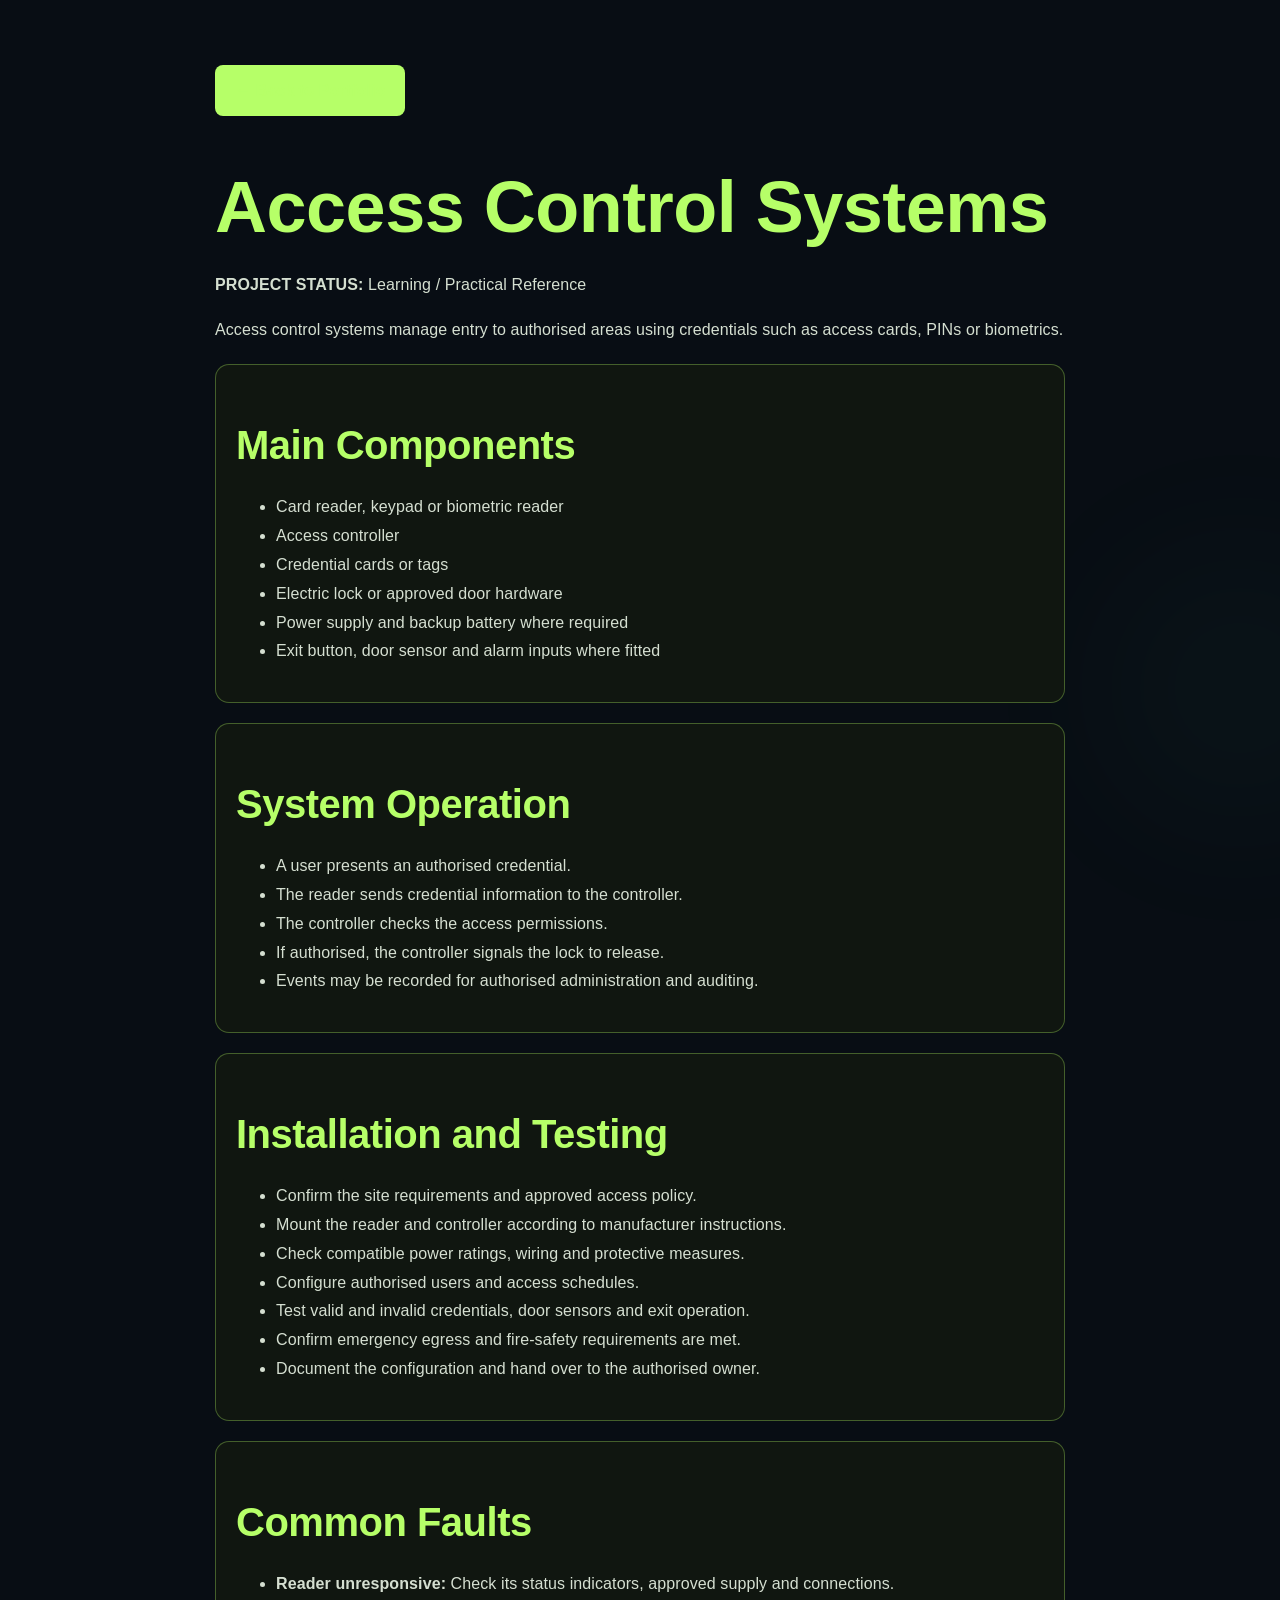
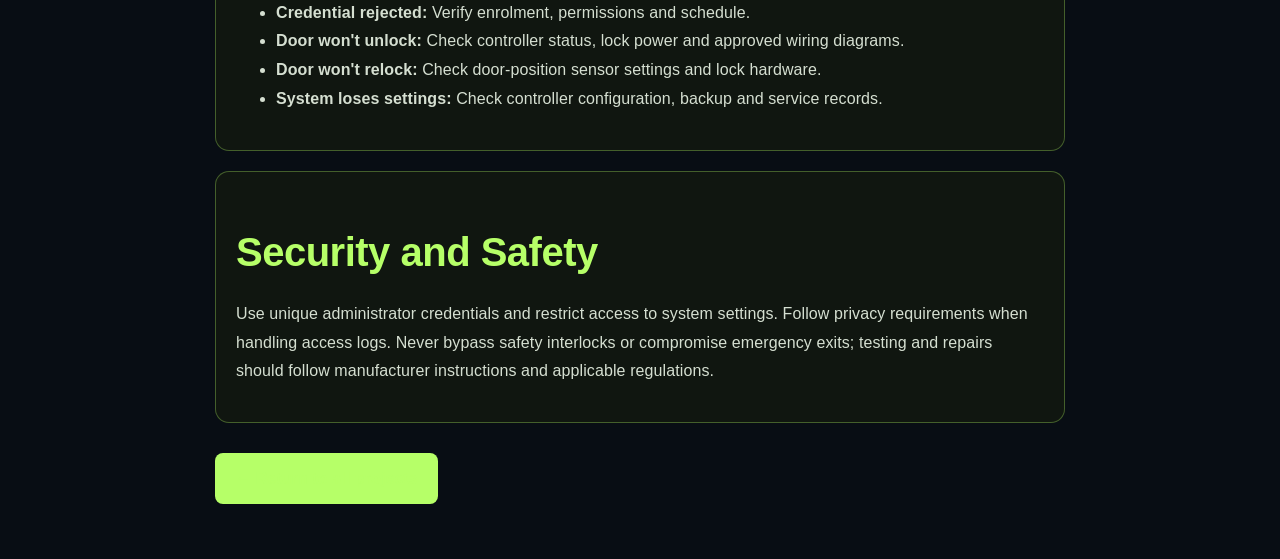
<file: access-control.html>
<!DOCTYPE html>
<html lang="en">
<head>
<meta charset="UTF-8">
<meta name="viewport" content="width=device-width, initial-scale=1.0">
<title>Access Control Systems | Mitch Bell</title>
<link rel="stylesheet" href="style.css">
<style>
body{padding:20px}
.project-page{max-width:850px;margin:35px auto}
.back-link{color:#b6ff68;text-decoration:none}
.project-page h1,.project-page h2{color:#b6ff68}
.project-page p,.project-page li{line-height:1.8;color:#d5dfd1}
.project-box{background:#101610;border:1px solid #b6ff6850;border-radius:14px;padding:20px;margin:20px 0}
</style>
</head>
<body>
<main class="project-page">
<a class="back-link" href="index.html#projects">← Back to Portfolio</a>

<h1>Access Control Systems</h1>
<p><strong>PROJECT STATUS:</strong> Learning / Practical Reference</p>
<p>Access control systems manage entry to authorised areas using credentials such as access cards, PINs or biometrics.</p>

<section class="project-box">
<h2>Main Components</h2>
<ul>
<li>Card reader, keypad or biometric reader</li>
<li>Access controller</li>
<li>Credential cards or tags</li>
<li>Electric lock or approved door hardware</li>
<li>Power supply and backup battery where required</li>
<li>Exit button, door sensor and alarm inputs where fitted</li>
</ul>
</section>

<section class="project-box">
<h2>System Operation</h2>
<ul>
<li>A user presents an authorised credential.</li>
<li>The reader sends credential information to the controller.</li>
<li>The controller checks the access permissions.</li>
<li>If authorised, the controller signals the lock to release.</li>
<li>Events may be recorded for authorised administration and auditing.</li>
</ul>
</section>

<section class="project-box">
<h2>Installation and Testing</h2>
<ul>
<li>Confirm the site requirements and approved access policy.</li>
<li>Mount the reader and controller according to manufacturer instructions.</li>
<li>Check compatible power ratings, wiring and protective measures.</li>
<li>Configure authorised users and access schedules.</li>
<li>Test valid and invalid credentials, door sensors and exit operation.</li>
<li>Confirm emergency egress and fire-safety requirements are met.</li>
<li>Document the configuration and hand over to the authorised owner.</li>
</ul>
</section>

<section class="project-box">
<h2>Common Faults</h2>
<ul>
<li><strong>Reader unresponsive:</strong> Check its status indicators, approved supply and connections.</li>
<li><strong>Credential rejected:</strong> Verify enrolment, permissions and schedule.</li>
<li><strong>Door won't unlock:</strong> Check controller status, lock power and approved wiring diagrams.</li>
<li><strong>Door won't relock:</strong> Check door-position sensor settings and lock hardware.</li>
<li><strong>System loses settings:</strong> Check controller configuration, backup and service records.</li>
</ul>
</section>

<section class="project-box">
<h2>Security and Safety</h2>
<p>Use unique administrator credentials and restrict access to system settings. Follow privacy requirements when handling access logs. Never bypass safety interlocks or compromise emergency exits; testing and repairs should follow manufacturer instructions and applicable regulations.</p>
</section>

<a class="back-link" href="index.html#projects">← Return to all projects</a>
</main>
</body>
</html>
</file>
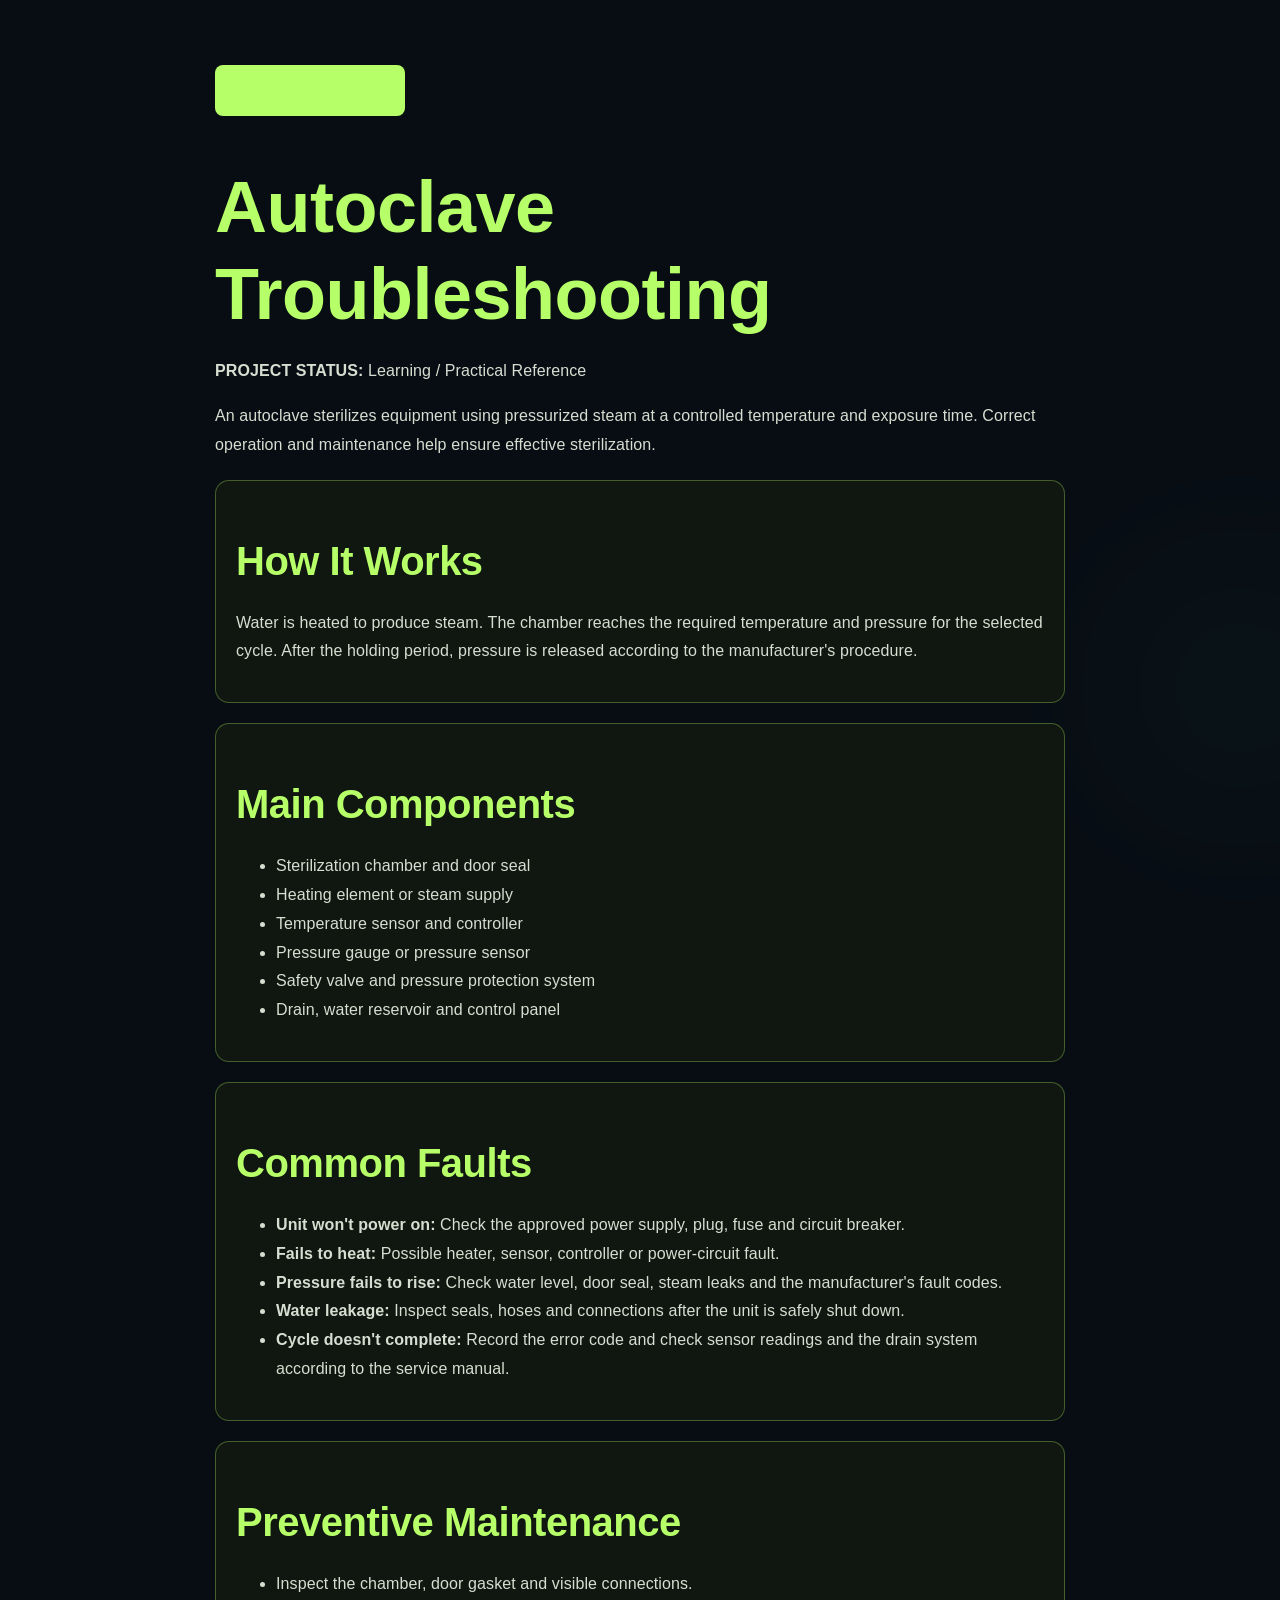
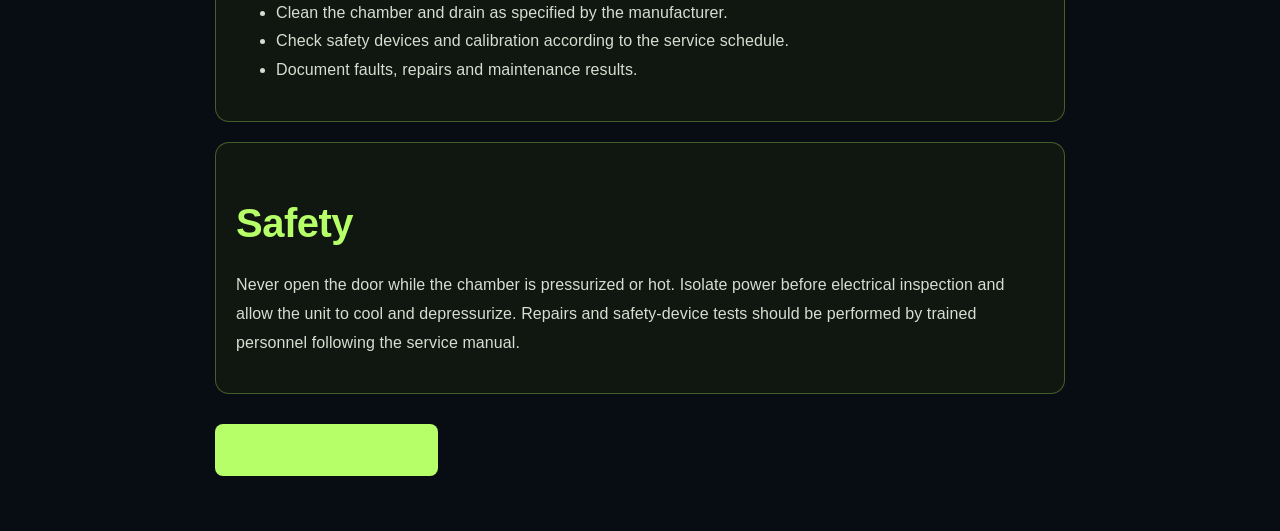
<file: autoclave.html>
<!DOCTYPE html>
<html lang="en">
<head>
<meta charset="UTF-8">
<meta name="viewport" content="width=device-width, initial-scale=1.0">
<title>Autoclave Troubleshooting | Mitch Bell</title>
<link rel="stylesheet" href="style.css">
<style>
body{padding:20px}
.project-page{max-width:850px;margin:35px auto}
.back-link{color:#b6ff68;text-decoration:none}
.project-page h1,.project-page h2{color:#b6ff68}
.project-page p,.project-page li{line-height:1.8;color:#d5dfd1}
.project-box{background:#101610;border:1px solid #b6ff6850;border-radius:14px;padding:20px;margin:20px 0}
</style>
</head>
<body>
<main class="project-page">
<a class="back-link" href="index.html#projects">← Back to Portfolio</a>

<h1>Autoclave Troubleshooting</h1>
<p><strong>PROJECT STATUS:</strong> Learning / Practical Reference</p>
<p>An autoclave sterilizes equipment using pressurized steam at a controlled temperature and exposure time. Correct operation and maintenance help ensure effective sterilization.</p>

<section class="project-box">
<h2>How It Works</h2>
<p>Water is heated to produce steam. The chamber reaches the required temperature and pressure for the selected cycle. After the holding period, pressure is released according to the manufacturer's procedure.</p>
</section>

<section class="project-box">
<h2>Main Components</h2>
<ul>
<li>Sterilization chamber and door seal</li>
<li>Heating element or steam supply</li>
<li>Temperature sensor and controller</li>
<li>Pressure gauge or pressure sensor</li>
<li>Safety valve and pressure protection system</li>
<li>Drain, water reservoir and control panel</li>
</ul>
</section>

<section class="project-box">
<h2>Common Faults</h2>
<ul>
<li><strong>Unit won't power on:</strong> Check the approved power supply, plug, fuse and circuit breaker.</li>
<li><strong>Fails to heat:</strong> Possible heater, sensor, controller or power-circuit fault.</li>
<li><strong>Pressure fails to rise:</strong> Check water level, door seal, steam leaks and the manufacturer's fault codes.</li>
<li><strong>Water leakage:</strong> Inspect seals, hoses and connections after the unit is safely shut down.</li>
<li><strong>Cycle doesn't complete:</strong> Record the error code and check sensor readings and the drain system according to the service manual.</li>
</ul>
</section>

<section class="project-box">
<h2>Preventive Maintenance</h2>
<ul>
<li>Inspect the chamber, door gasket and visible connections.</li>
<li>Clean the chamber and drain as specified by the manufacturer.</li>
<li>Check safety devices and calibration according to the service schedule.</li>
<li>Document faults, repairs and maintenance results.</li>
</ul>
</section>

<section class="project-box">
<h2>Safety</h2>
<p>Never open the door while the chamber is pressurized or hot. Isolate power before electrical inspection and allow the unit to cool and depressurize. Repairs and safety-device tests should be performed by trained personnel following the service manual.</p>
</section>

<a class="back-link" href="index.html#projects">← Return to all projects</a>
</main>
</body>
</html>
</file>
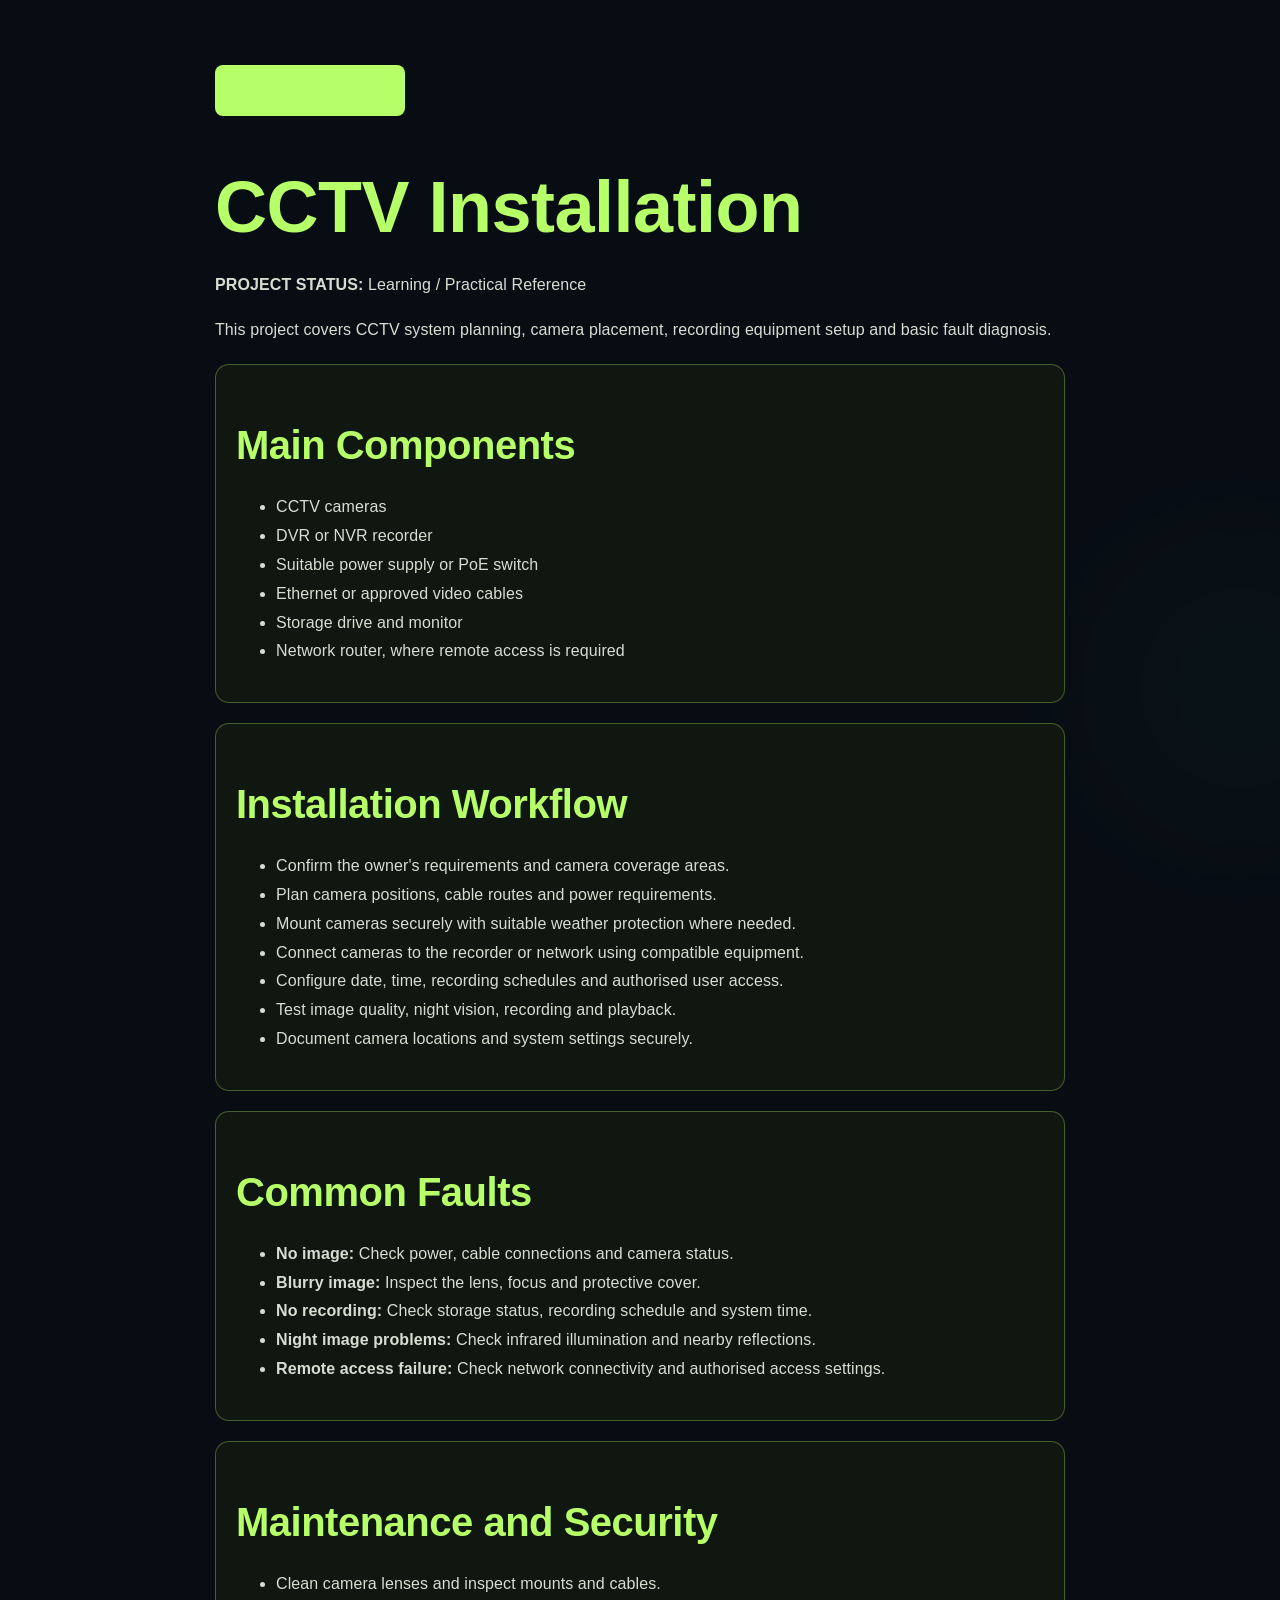
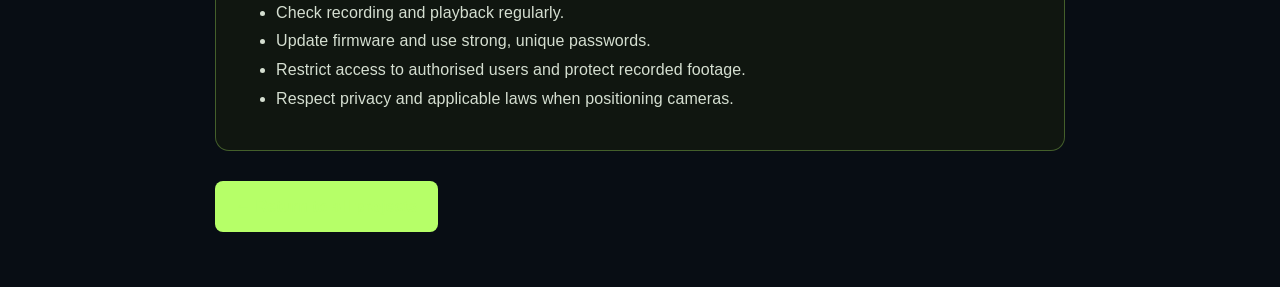
<file: cctv.html>
<!DOCTYPE html>
<html lang="en">
<head>
<meta charset="UTF-8">
<meta name="viewport" content="width=device-width, initial-scale=1.0">
<title>CCTV Installation | Mitch Bell</title>
<link rel="stylesheet" href="style.css">
<style>
body{padding:20px}
.project-page{max-width:850px;margin:35px auto}
.back-link{color:#b6ff68;text-decoration:none}
.project-page h1,.project-page h2{color:#b6ff68}
.project-page p,.project-page li{line-height:1.8;color:#d5dfd1}
.project-box{background:#101610;border:1px solid #b6ff6850;border-radius:14px;padding:20px;margin:20px 0}
</style>
</head>
<body>
<main class="project-page">
<a class="back-link" href="index.html#projects">← Back to Portfolio</a>

<h1>CCTV Installation</h1>
<p><strong>PROJECT STATUS:</strong> Learning / Practical Reference</p>
<p>This project covers CCTV system planning, camera placement, recording equipment setup and basic fault diagnosis.</p>

<section class="project-box">
<h2>Main Components</h2>
<ul>
<li>CCTV cameras</li>
<li>DVR or NVR recorder</li>
<li>Suitable power supply or PoE switch</li>
<li>Ethernet or approved video cables</li>
<li>Storage drive and monitor</li>
<li>Network router, where remote access is required</li>
</ul>
</section>

<section class="project-box">
<h2>Installation Workflow</h2>
<ul>
<li>Confirm the owner's requirements and camera coverage areas.</li>
<li>Plan camera positions, cable routes and power requirements.</li>
<li>Mount cameras securely with suitable weather protection where needed.</li>
<li>Connect cameras to the recorder or network using compatible equipment.</li>
<li>Configure date, time, recording schedules and authorised user access.</li>
<li>Test image quality, night vision, recording and playback.</li>
<li>Document camera locations and system settings securely.</li>
</ul>
</section>

<section class="project-box">
<h2>Common Faults</h2>
<ul>
<li><strong>No image:</strong> Check power, cable connections and camera status.</li>
<li><strong>Blurry image:</strong> Inspect the lens, focus and protective cover.</li>
<li><strong>No recording:</strong> Check storage status, recording schedule and system time.</li>
<li><strong>Night image problems:</strong> Check infrared illumination and nearby reflections.</li>
<li><strong>Remote access failure:</strong> Check network connectivity and authorised access settings.</li>
</ul>
</section>

<section class="project-box">
<h2>Maintenance and Security</h2>
<ul>
<li>Clean camera lenses and inspect mounts and cables.</li>
<li>Check recording and playback regularly.</li>
<li>Update firmware and use strong, unique passwords.</li>
<li>Restrict access to authorised users and protect recorded footage.</li>
<li>Respect privacy and applicable laws when positioning cameras.</li>
</ul>
</section>

<a class="back-link" href="index.html#projects">← Return to all projects</a>
</main>
</body>
</html>
</file>
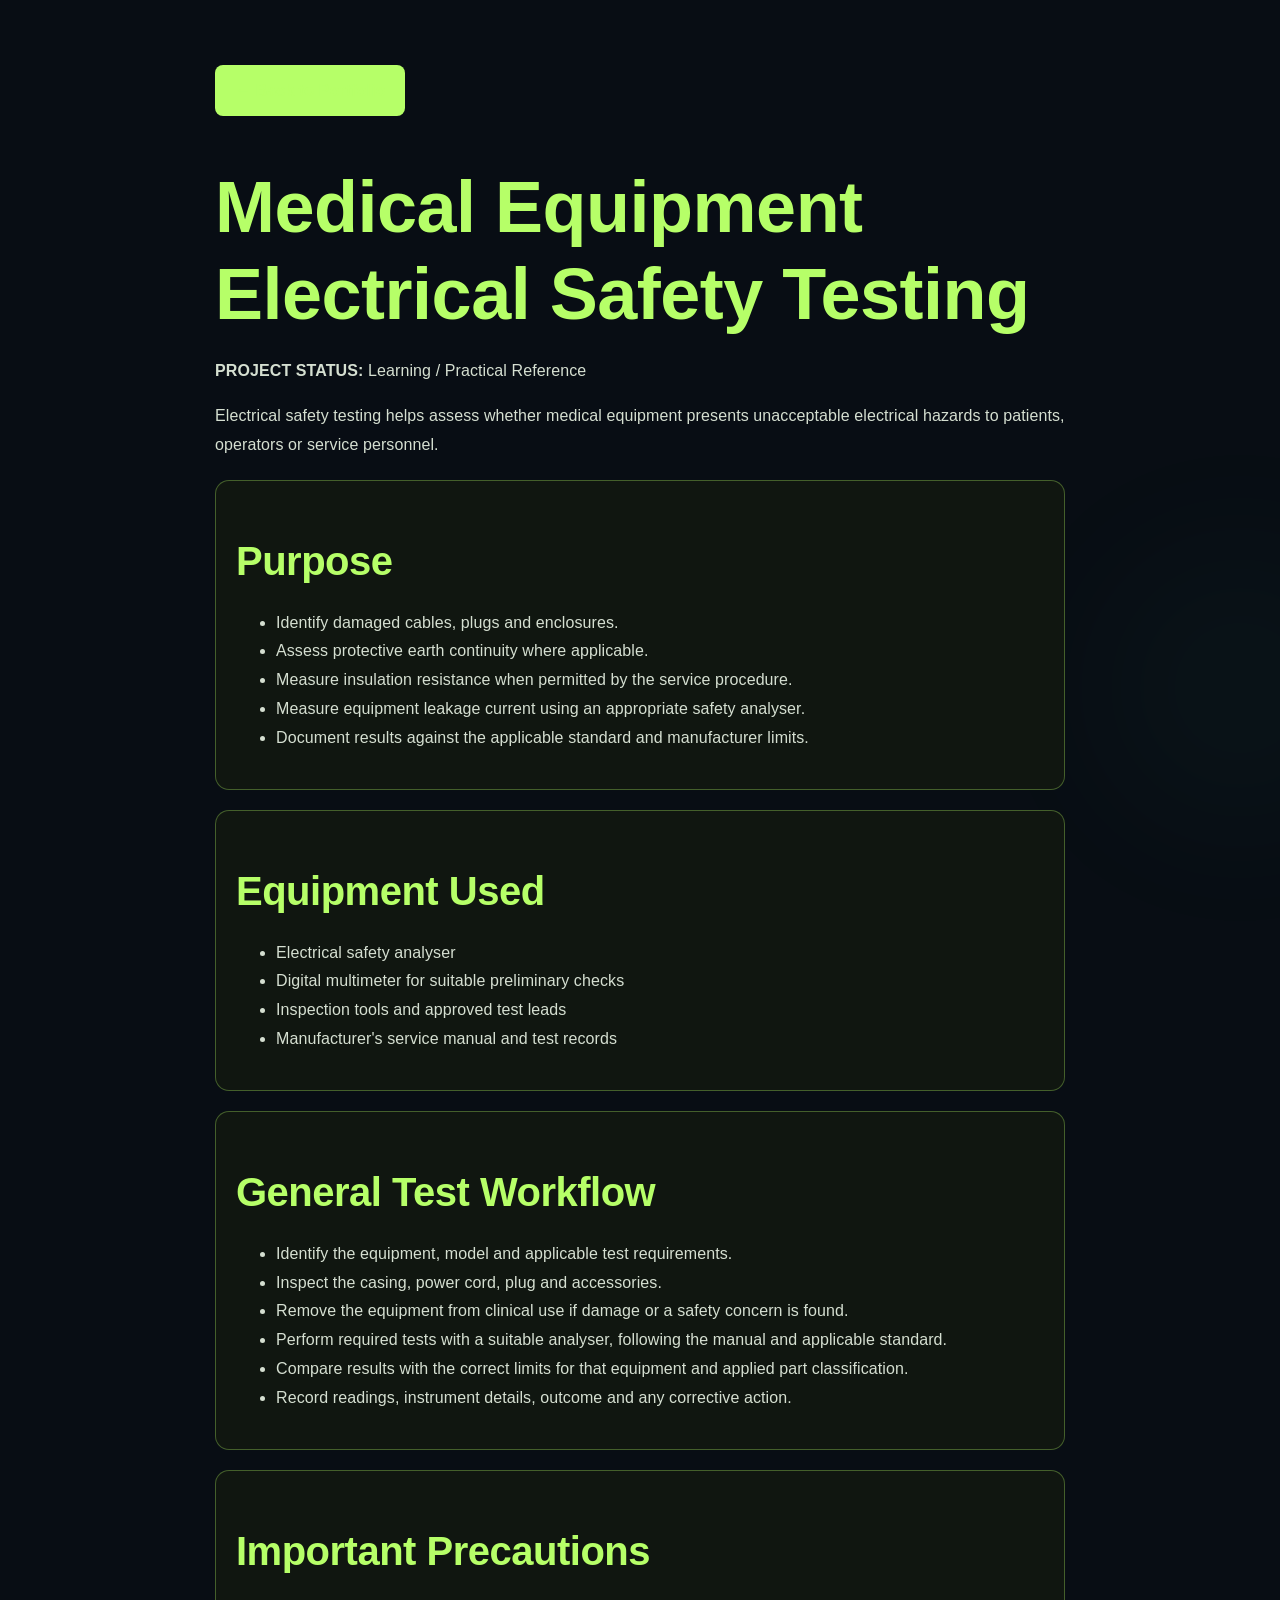
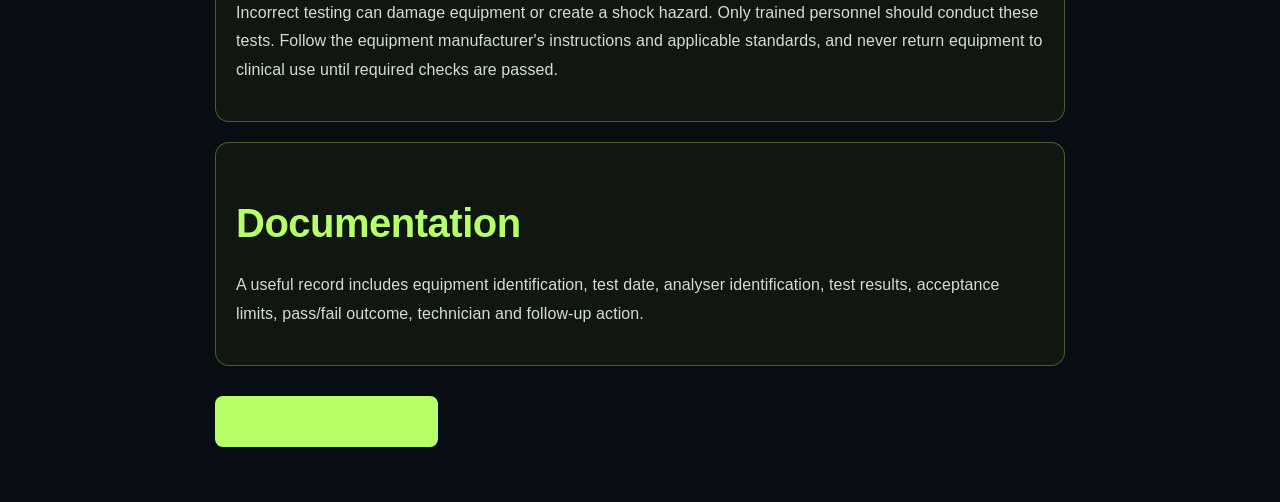
<file: electrical-safety.html>
<!DOCTYPE html>
<html lang="en">
<head>
<meta charset="UTF-8">
<meta name="viewport" content="width=device-width, initial-scale=1.0">
<title>Medical Equipment Electrical Safety | Mitch Bell</title>
<link rel="stylesheet" href="style.css">
<style>
body{padding:20px}
.project-page{max-width:850px;margin:35px auto}
.back-link{color:#b6ff68;text-decoration:none}
.project-page h1,.project-page h2{color:#b6ff68}
.project-page p,.project-page li{line-height:1.8;color:#d5dfd1}
.project-box{background:#101610;border:1px solid #b6ff6850;border-radius:14px;padding:20px;margin:20px 0}
</style>
</head>
<body>
<main class="project-page">
<a class="back-link" href="index.html#projects">← Back to Portfolio</a>

<h1>Medical Equipment Electrical Safety Testing</h1>
<p><strong>PROJECT STATUS:</strong> Learning / Practical Reference</p>
<p>Electrical safety testing helps assess whether medical equipment presents unacceptable electrical hazards to patients, operators or service personnel.</p>

<section class="project-box">
<h2>Purpose</h2>
<ul>
<li>Identify damaged cables, plugs and enclosures.</li>
<li>Assess protective earth continuity where applicable.</li>
<li>Measure insulation resistance when permitted by the service procedure.</li>
<li>Measure equipment leakage current using an appropriate safety analyser.</li>
<li>Document results against the applicable standard and manufacturer limits.</li>
</ul>
</section>

<section class="project-box">
<h2>Equipment Used</h2>
<ul>
<li>Electrical safety analyser</li>
<li>Digital multimeter for suitable preliminary checks</li>
<li>Inspection tools and approved test leads</li>
<li>Manufacturer's service manual and test records</li>
</ul>
</section>

<section class="project-box">
<h2>General Test Workflow</h2>
<ul>
<li>Identify the equipment, model and applicable test requirements.</li>
<li>Inspect the casing, power cord, plug and accessories.</li>
<li>Remove the equipment from clinical use if damage or a safety concern is found.</li>
<li>Perform required tests with a suitable analyser, following the manual and applicable standard.</li>
<li>Compare results with the correct limits for that equipment and applied part classification.</li>
<li>Record readings, instrument details, outcome and any corrective action.</li>
</ul>
</section>

<section class="project-box">
<h2>Important Precautions</h2>
<p>Incorrect testing can damage equipment or create a shock hazard. Only trained personnel should conduct these tests. Follow the equipment manufacturer's instructions and applicable standards, and never return equipment to clinical use until required checks are passed.</p>
</section>

<section class="project-box">
<h2>Documentation</h2>
<p>A useful record includes equipment identification, test date, analyser identification, test results, acceptance limits, pass/fail outcome, technician and follow-up action.</p>
</section>

<a class="back-link" href="index.html#projects">← Return to all projects</a>
</main>
</body>
</html>
</file>
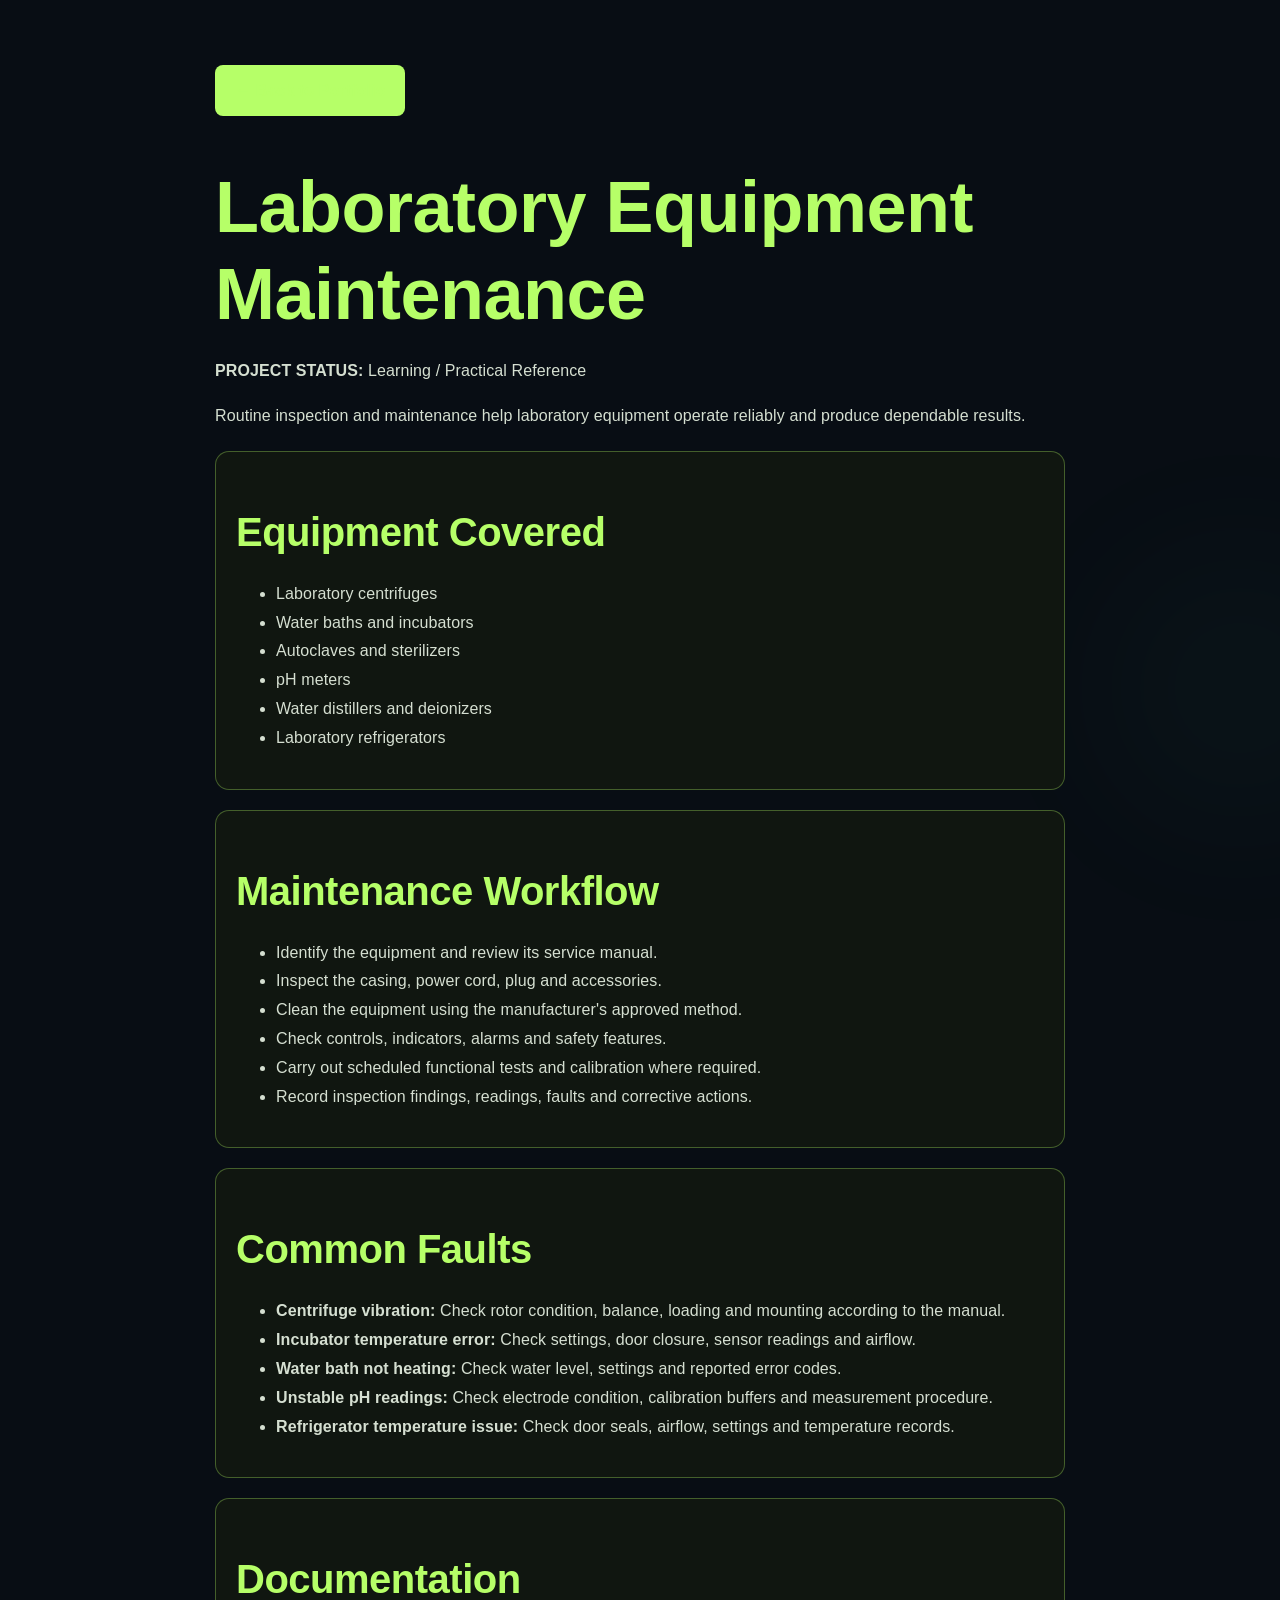
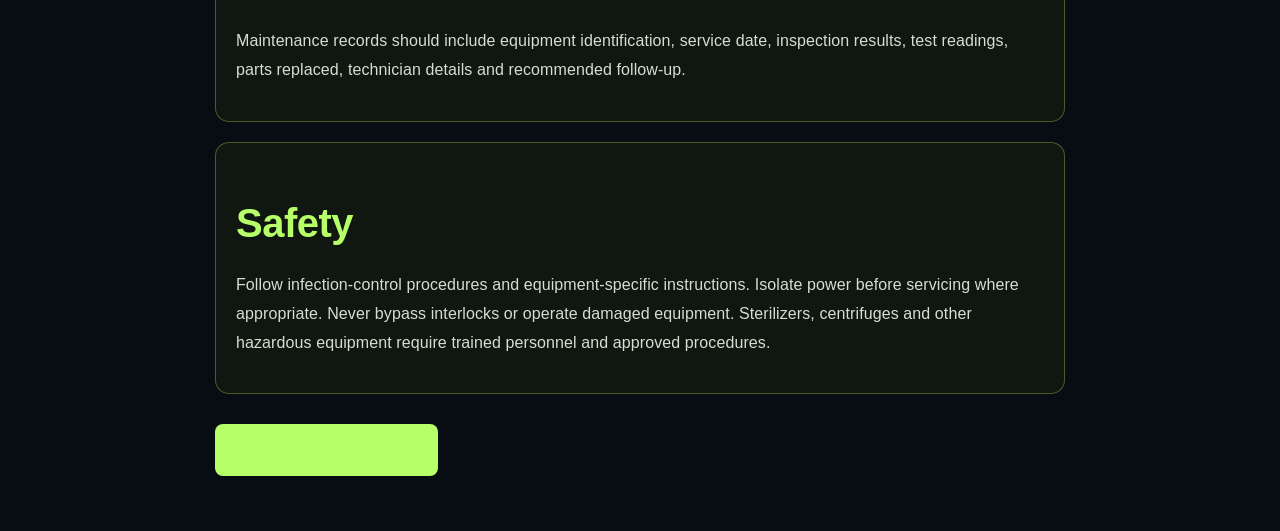
<file: lab-equipment.html>
<!DOCTYPE html>
<html lang="en">
<head>
<meta charset="UTF-8">
<meta name="viewport" content="width=device-width, initial-scale=1.0">
<title>Laboratory Equipment Maintenance | Mitch Bell</title>
<link rel="stylesheet" href="style.css">
<style>
body{padding:20px}
.project-page{max-width:850px;margin:35px auto}
.back-link{color:#b6ff68;text-decoration:none}
.project-page h1,.project-page h2{color:#b6ff68}
.project-page p,.project-page li{line-height:1.8;color:#d5dfd1}
.project-box{background:#101610;border:1px solid #b6ff6850;border-radius:14px;padding:20px;margin:20px 0}
</style>
</head>
<body>
<main class="project-page">
<a class="back-link" href="index.html#projects">← Back to Portfolio</a>

<h1>Laboratory Equipment Maintenance</h1>
<p><strong>PROJECT STATUS:</strong> Learning / Practical Reference</p>
<p>Routine inspection and maintenance help laboratory equipment operate reliably and produce dependable results.</p>

<section class="project-box">
<h2>Equipment Covered</h2>
<ul>
<li>Laboratory centrifuges</li>
<li>Water baths and incubators</li>
<li>Autoclaves and sterilizers</li>
<li>pH meters</li>
<li>Water distillers and deionizers</li>
<li>Laboratory refrigerators</li>
</ul>
</section>

<section class="project-box">
<h2>Maintenance Workflow</h2>
<ul>
<li>Identify the equipment and review its service manual.</li>
<li>Inspect the casing, power cord, plug and accessories.</li>
<li>Clean the equipment using the manufacturer's approved method.</li>
<li>Check controls, indicators, alarms and safety features.</li>
<li>Carry out scheduled functional tests and calibration where required.</li>
<li>Record inspection findings, readings, faults and corrective actions.</li>
</ul>
</section>

<section class="project-box">
<h2>Common Faults</h2>
<ul>
<li><strong>Centrifuge vibration:</strong> Check rotor condition, balance, loading and mounting according to the manual.</li>
<li><strong>Incubator temperature error:</strong> Check settings, door closure, sensor readings and airflow.</li>
<li><strong>Water bath not heating:</strong> Check water level, settings and reported error codes.</li>
<li><strong>Unstable pH readings:</strong> Check electrode condition, calibration buffers and measurement procedure.</li>
<li><strong>Refrigerator temperature issue:</strong> Check door seals, airflow, settings and temperature records.</li>
</ul>
</section>

<section class="project-box">
<h2>Documentation</h2>
<p>Maintenance records should include equipment identification, service date, inspection results, test readings, parts replaced, technician details and recommended follow-up.</p>
</section>

<section class="project-box">
<h2>Safety</h2>
<p>Follow infection-control procedures and equipment-specific instructions. Isolate power before servicing where appropriate. Never bypass interlocks or operate damaged equipment. Sterilizers, centrifuges and other hazardous equipment require trained personnel and approved procedures.</p>
</section>

<a class="back-link" href="index.html#projects">← Return to all projects</a>
</main>
</body>
</html>
</file>
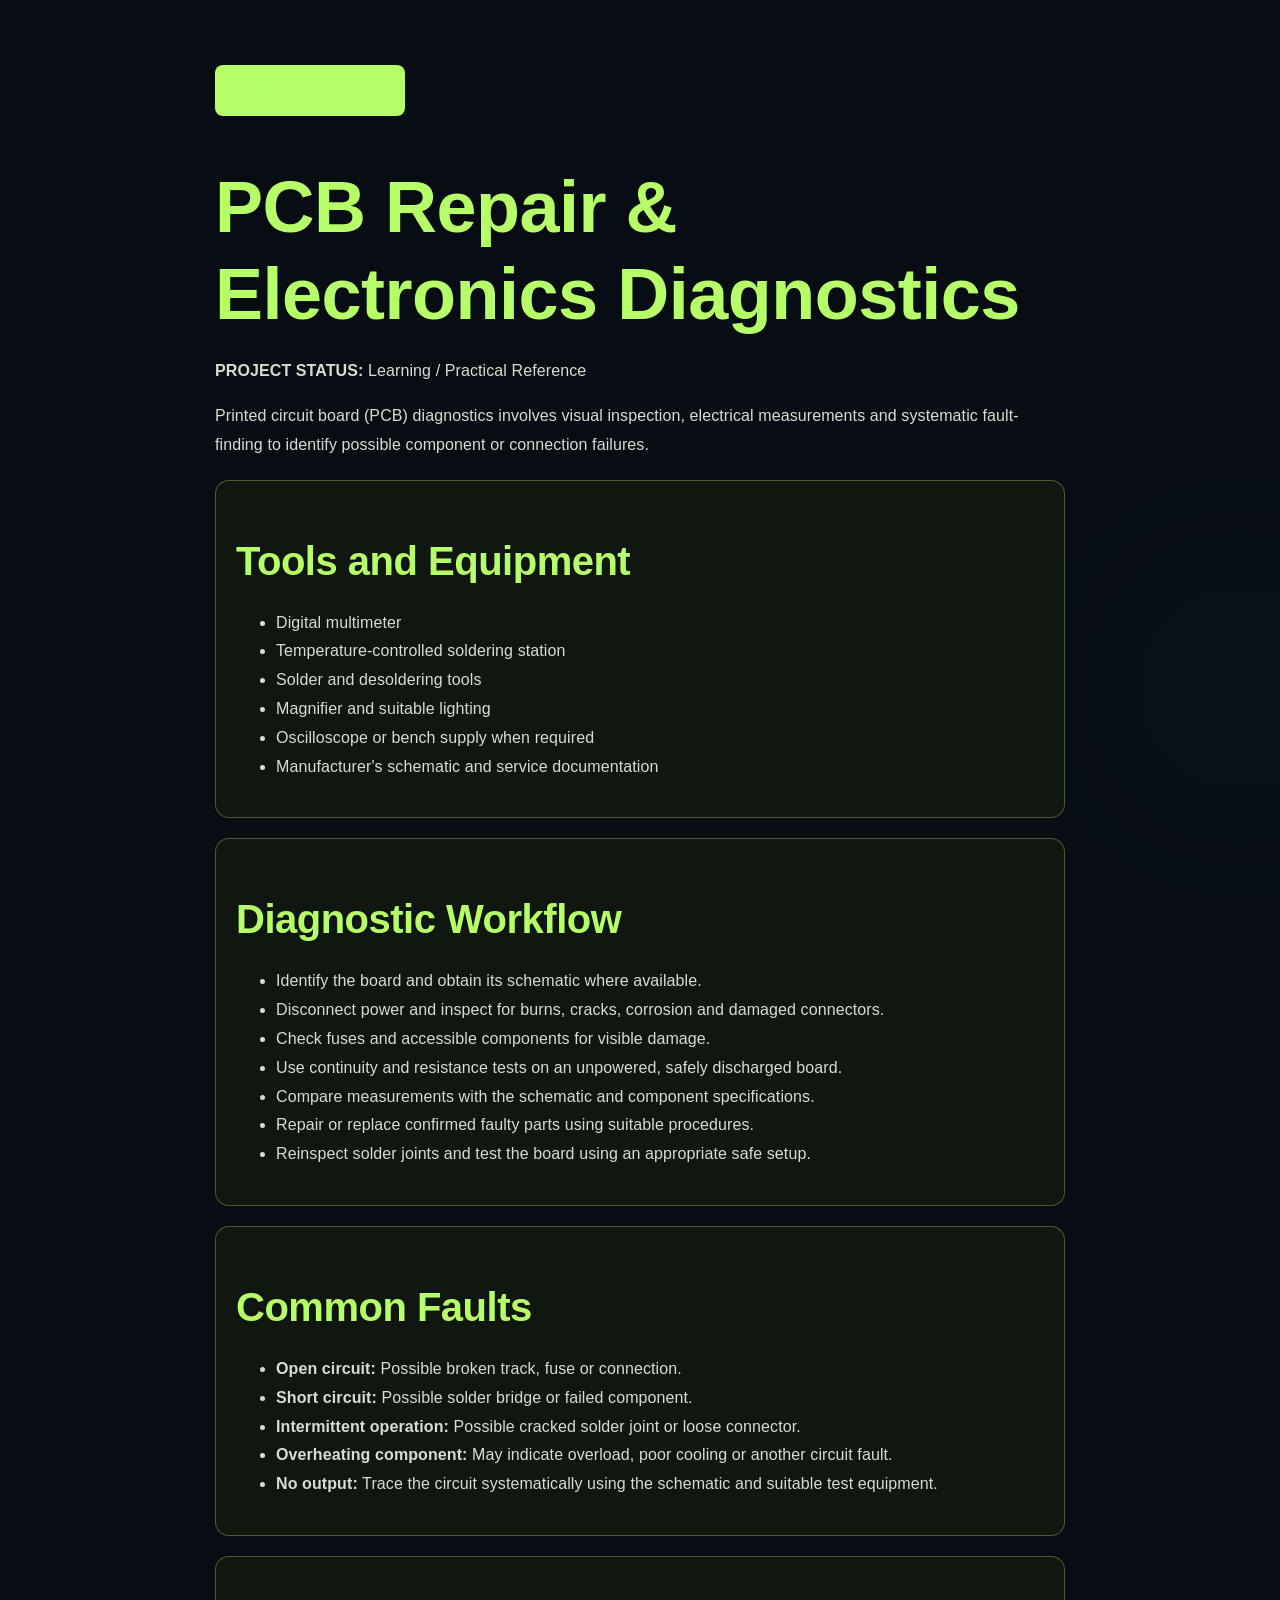
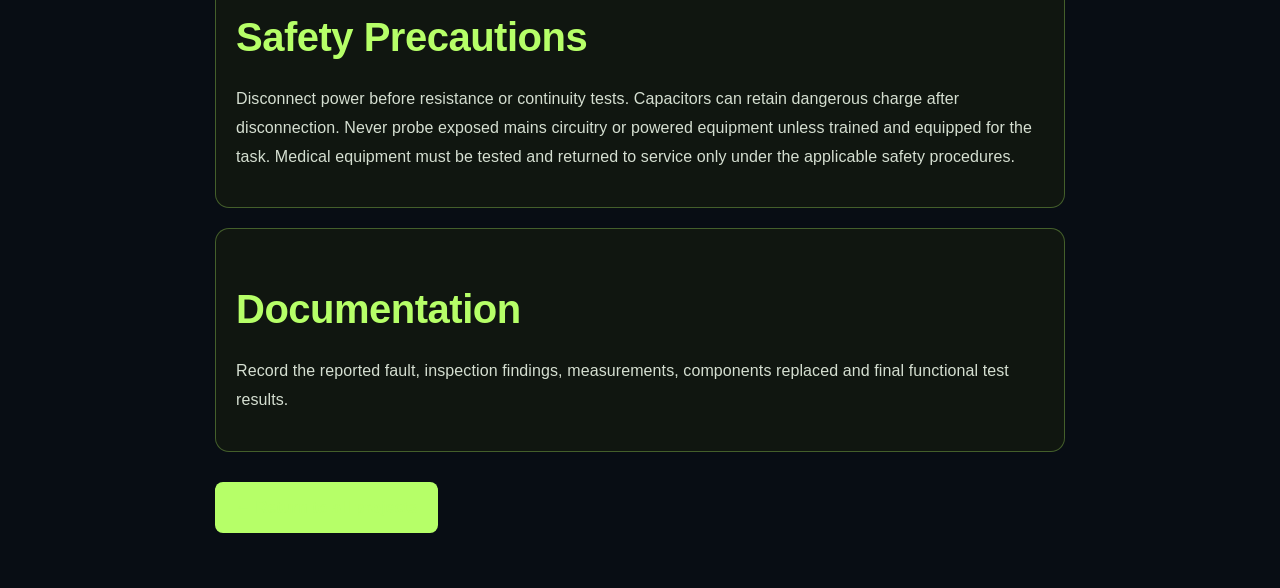
<file: pcb-repair.html>
<!DOCTYPE html>
<html lang="en">
<head>
<meta charset="UTF-8">
<meta name="viewport" content="width=device-width, initial-scale=1.0">
<title>PCB Repair & Electronics Diagnostics | Mitch Bell</title>
<link rel="stylesheet" href="style.css">
<style>
body{padding:20px}
.project-page{max-width:850px;margin:35px auto}
.back-link{color:#b6ff68;text-decoration:none}
.project-page h1,.project-page h2{color:#b6ff68}
.project-page p,.project-page li{line-height:1.8;color:#d5dfd1}
.project-box{background:#101610;border:1px solid #b6ff6850;border-radius:14px;padding:20px;margin:20px 0}
</style>
</head>
<body>
<main class="project-page">
<a class="back-link" href="index.html#projects">← Back to Portfolio</a>

<h1>PCB Repair & Electronics Diagnostics</h1>
<p><strong>PROJECT STATUS:</strong> Learning / Practical Reference</p>
<p>Printed circuit board (PCB) diagnostics involves visual inspection, electrical measurements and systematic fault-finding to identify possible component or connection failures.</p>

<section class="project-box">
<h2>Tools and Equipment</h2>
<ul>
<li>Digital multimeter</li>
<li>Temperature-controlled soldering station</li>
<li>Solder and desoldering tools</li>
<li>Magnifier and suitable lighting</li>
<li>Oscilloscope or bench supply when required</li>
<li>Manufacturer's schematic and service documentation</li>
</ul>
</section>

<section class="project-box">
<h2>Diagnostic Workflow</h2>
<ul>
<li>Identify the board and obtain its schematic where available.</li>
<li>Disconnect power and inspect for burns, cracks, corrosion and damaged connectors.</li>
<li>Check fuses and accessible components for visible damage.</li>
<li>Use continuity and resistance tests on an unpowered, safely discharged board.</li>
<li>Compare measurements with the schematic and component specifications.</li>
<li>Repair or replace confirmed faulty parts using suitable procedures.</li>
<li>Reinspect solder joints and test the board using an appropriate safe setup.</li>
</ul>
</section>

<section class="project-box">
<h2>Common Faults</h2>
<ul>
<li><strong>Open circuit:</strong> Possible broken track, fuse or connection.</li>
<li><strong>Short circuit:</strong> Possible solder bridge or failed component.</li>
<li><strong>Intermittent operation:</strong> Possible cracked solder joint or loose connector.</li>
<li><strong>Overheating component:</strong> May indicate overload, poor cooling or another circuit fault.</li>
<li><strong>No output:</strong> Trace the circuit systematically using the schematic and suitable test equipment.</li>
</ul>
</section>

<section class="project-box">
<h2>Safety Precautions</h2>
<p>Disconnect power before resistance or continuity tests. Capacitors can retain dangerous charge after disconnection. Never probe exposed mains circuitry or powered equipment unless trained and equipped for the task. Medical equipment must be tested and returned to service only under the applicable safety procedures.</p>
</section>

<section class="project-box">
<h2>Documentation</h2>
<p>Record the reported fault, inspection findings, measurements, components replaced and final functional test results.</p>
</section>

<a class="back-link" href="index.html#projects">← Return to all projects</a>
</main>
</body>
</html>
</file>
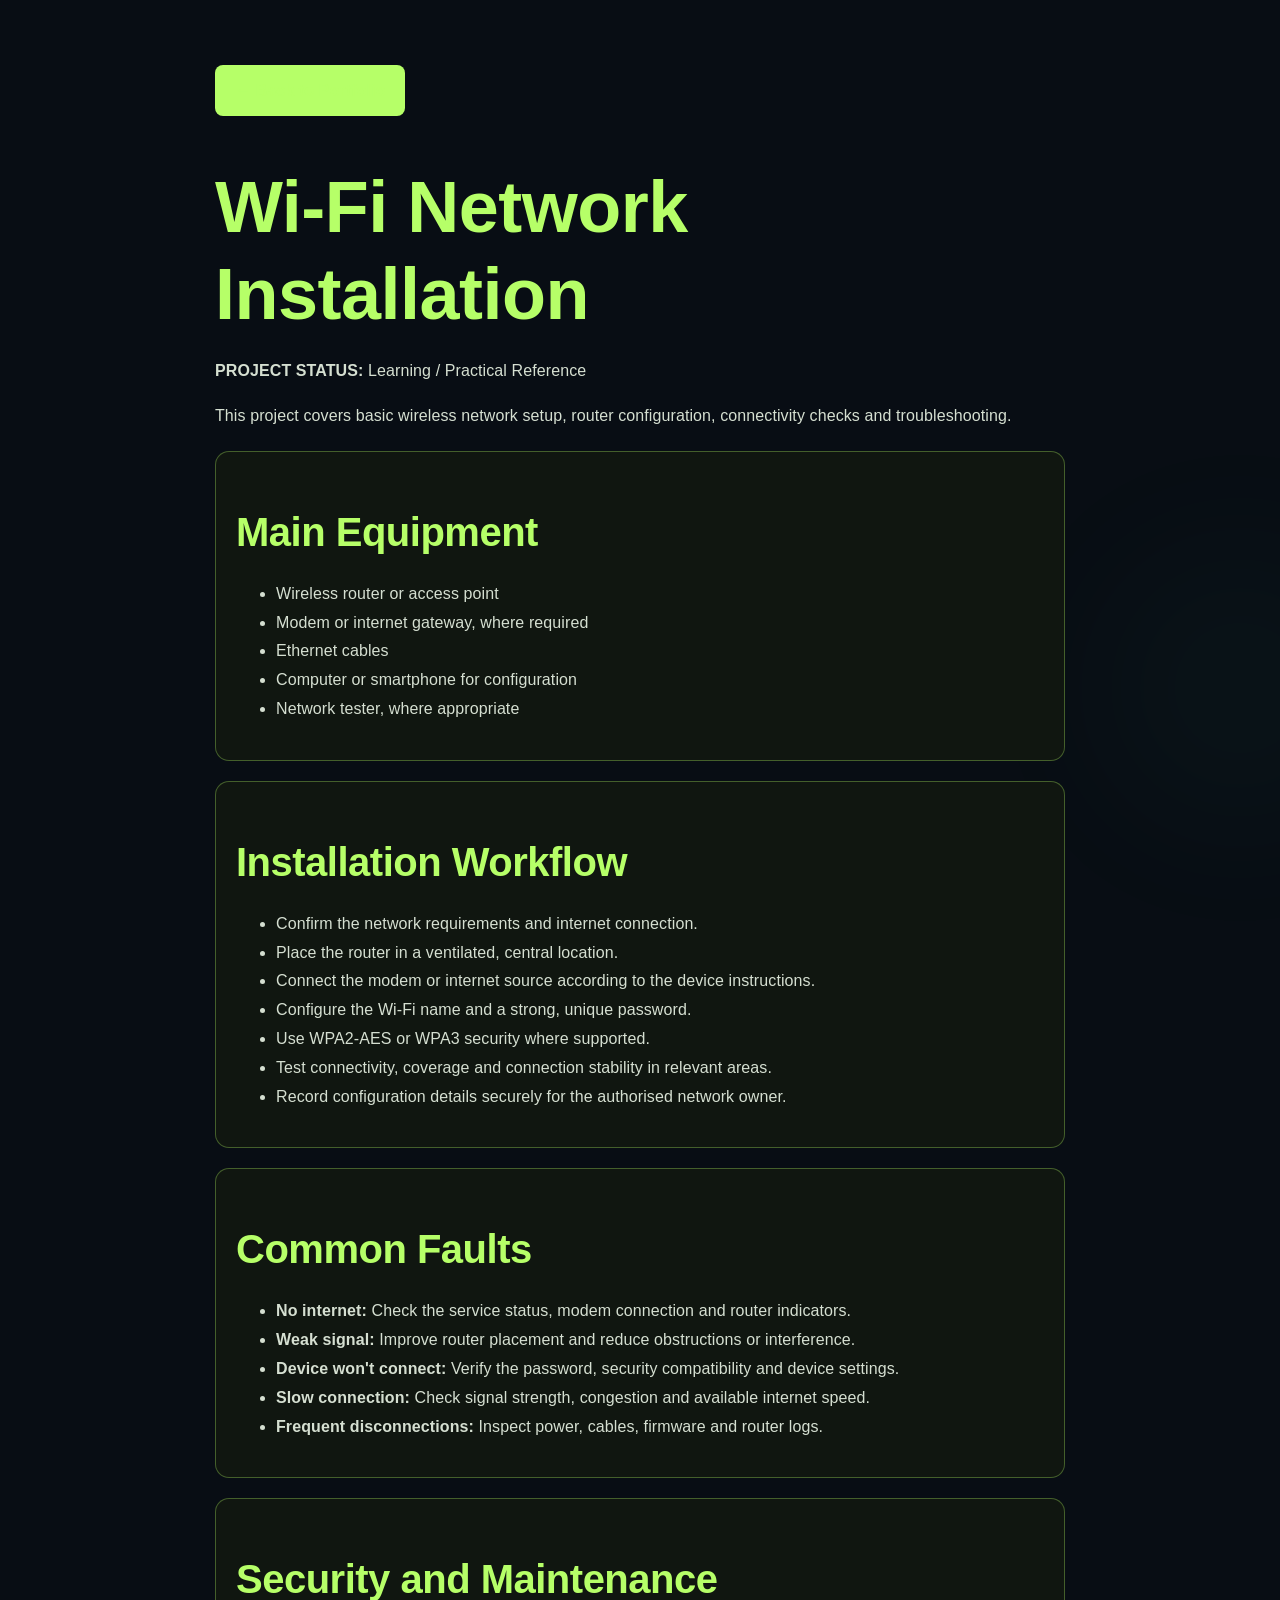
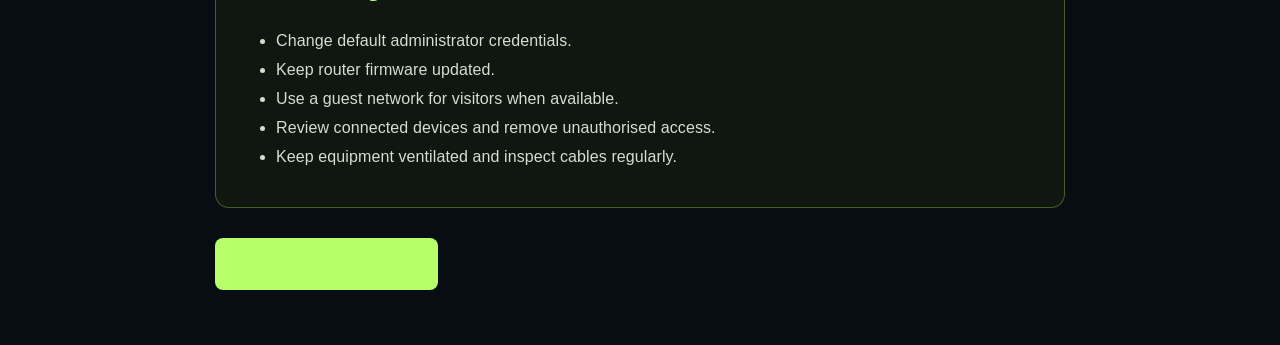
<file: wifi.html>
<!DOCTYPE html>
<html lang="en">
<head>
<meta charset="UTF-8">
<meta name="viewport" content="width=device-width, initial-scale=1.0">
<title>Wi-Fi Network Installation | Mitch Bell</title>
<link rel="stylesheet" href="style.css">
<style>
body{padding:20px}
.project-page{max-width:850px;margin:35px auto}
.back-link{color:#b6ff68;text-decoration:none}
.project-page h1,.project-page h2{color:#b6ff68}
.project-page p,.project-page li{line-height:1.8;color:#d5dfd1}
.project-box{background:#101610;border:1px solid #b6ff6850;border-radius:14px;padding:20px;margin:20px 0}
</style>
</head>
<body>
<main class="project-page">
<a class="back-link" href="index.html#projects">← Back to Portfolio</a>

<h1>Wi-Fi Network Installation</h1>
<p><strong>PROJECT STATUS:</strong> Learning / Practical Reference</p>
<p>This project covers basic wireless network setup, router configuration, connectivity checks and troubleshooting.</p>

<section class="project-box">
<h2>Main Equipment</h2>
<ul>
<li>Wireless router or access point</li>
<li>Modem or internet gateway, where required</li>
<li>Ethernet cables</li>
<li>Computer or smartphone for configuration</li>
<li>Network tester, where appropriate</li>
</ul>
</section>

<section class="project-box">
<h2>Installation Workflow</h2>
<ul>
<li>Confirm the network requirements and internet connection.</li>
<li>Place the router in a ventilated, central location.</li>
<li>Connect the modem or internet source according to the device instructions.</li>
<li>Configure the Wi-Fi name and a strong, unique password.</li>
<li>Use WPA2-AES or WPA3 security where supported.</li>
<li>Test connectivity, coverage and connection stability in relevant areas.</li>
<li>Record configuration details securely for the authorised network owner.</li>
</ul>
</section>

<section class="project-box">
<h2>Common Faults</h2>
<ul>
<li><strong>No internet:</strong> Check the service status, modem connection and router indicators.</li>
<li><strong>Weak signal:</strong> Improve router placement and reduce obstructions or interference.</li>
<li><strong>Device won't connect:</strong> Verify the password, security compatibility and device settings.</li>
<li><strong>Slow connection:</strong> Check signal strength, congestion and available internet speed.</li>
<li><strong>Frequent disconnections:</strong> Inspect power, cables, firmware and router logs.</li>
</ul>
</section>

<section class="project-box">
<h2>Security and Maintenance</h2>
<ul>
<li>Change default administrator credentials.</li>
<li>Keep router firmware updated.</li>
<li>Use a guest network for visitors when available.</li>
<li>Review connected devices and remove unauthorised access.</li>
<li>Keep equipment ventilated and inspect cables regularly.</li>
</ul>
</section>

<a class="back-link" href="index.html#projects">← Return to all projects</a>
</main>
</body>
  </html>
</file>
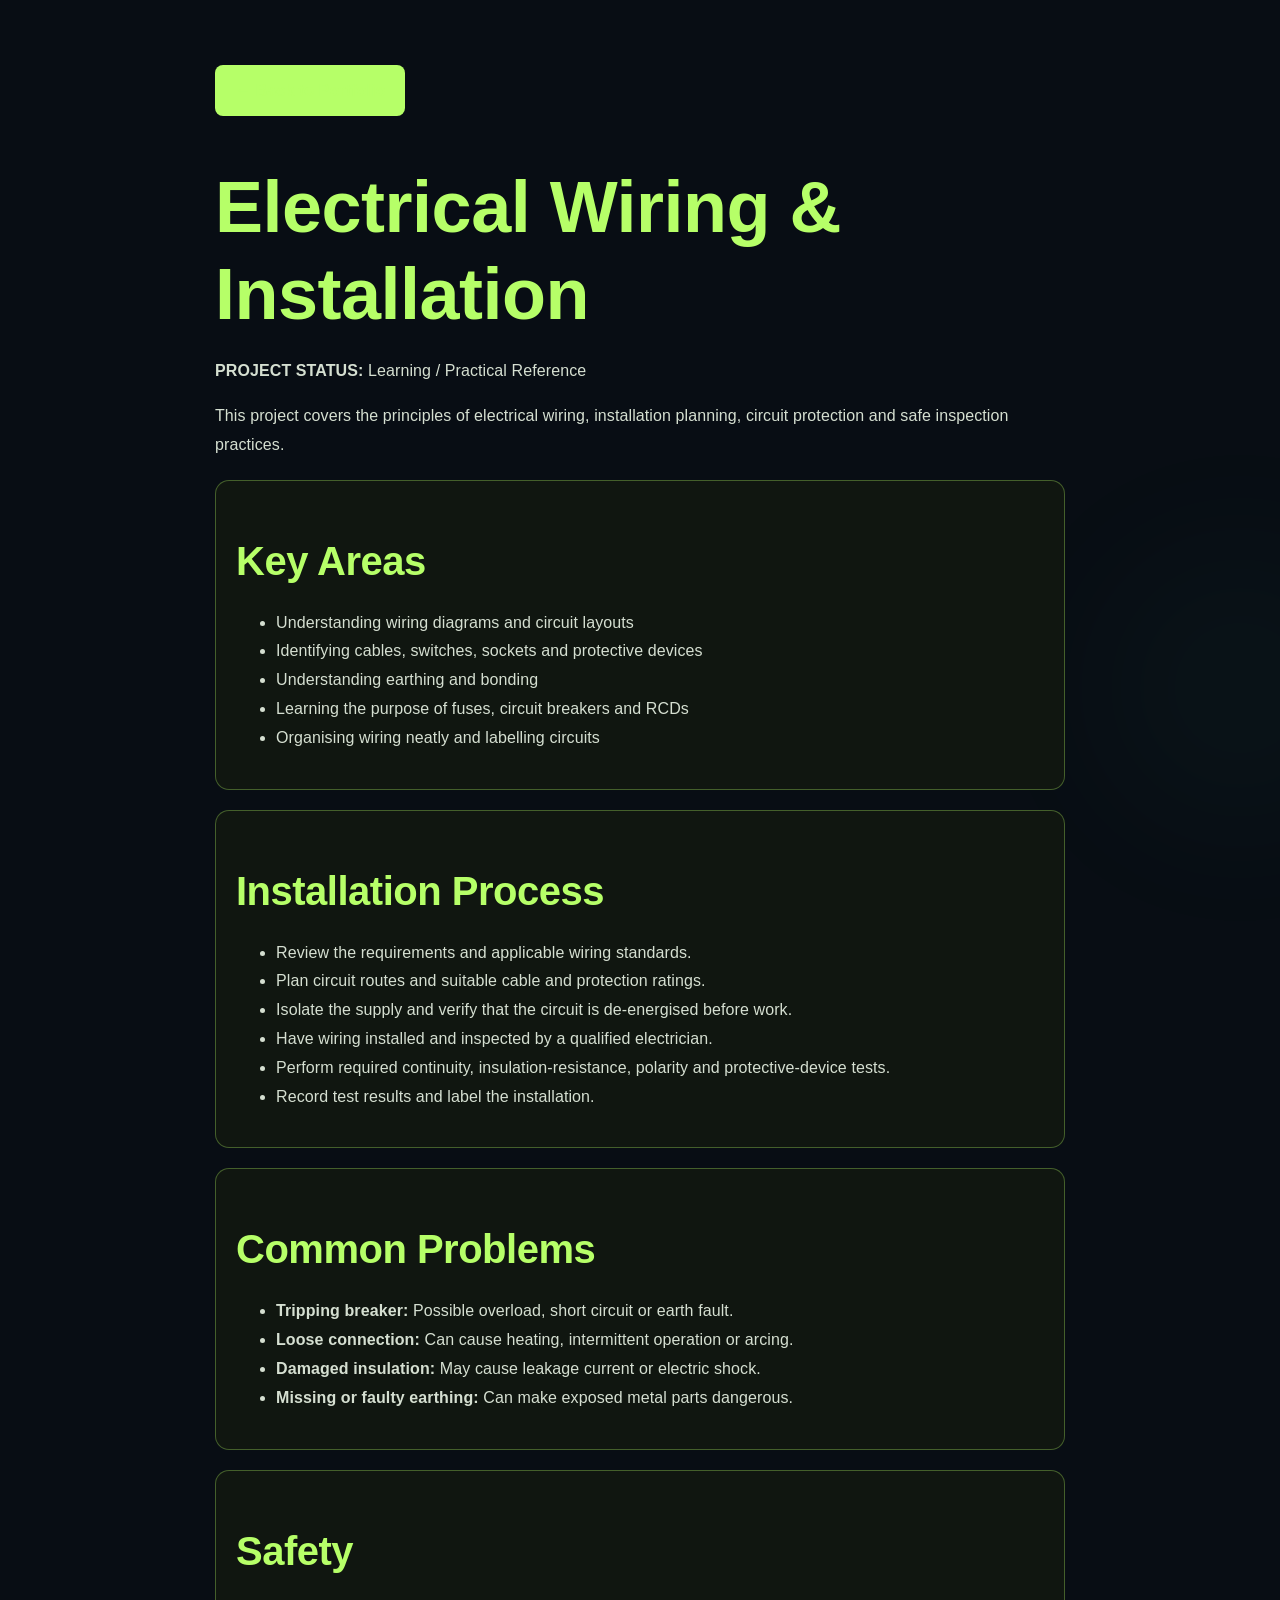
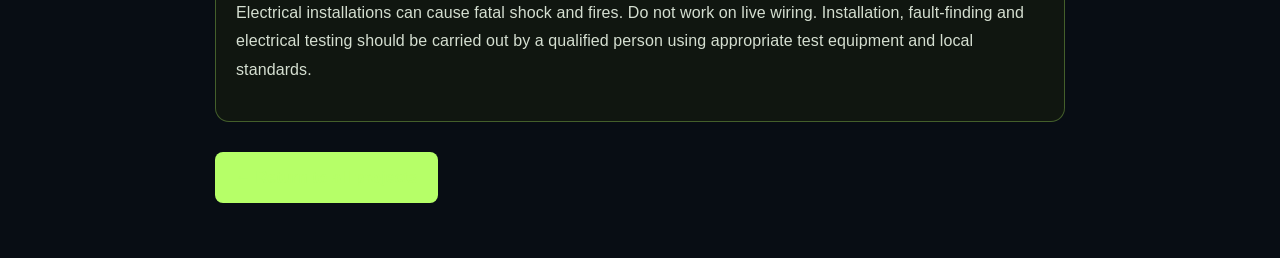
<file: wiring.html>
<!DOCTYPE html>
<html lang="en">
<head>
<meta charset="UTF-8">
<meta name="viewport" content="width=device-width, initial-scale=1.0">
<title>Electrical Wiring & Installation | Mitch Bell</title>
<link rel="stylesheet" href="style.css">
<style>
body{padding:20px}
.project-page{max-width:850px;margin:35px auto}
.back-link{color:#b6ff68;text-decoration:none}
.project-page h1,.project-page h2{color:#b6ff68}
.project-page p,.project-page li{line-height:1.8;color:#d5dfd1}
.project-box{background:#101610;border:1px solid #b6ff6850;border-radius:14px;padding:20px;margin:20px 0}
</style>
</head>
<body>
<main class="project-page">
<a class="back-link" href="index.html#projects">← Back to Portfolio</a>

<h1>Electrical Wiring & Installation</h1>
<p><strong>PROJECT STATUS:</strong> Learning / Practical Reference</p>
<p>This project covers the principles of electrical wiring, installation planning, circuit protection and safe inspection practices.</p>

<section class="project-box">
<h2>Key Areas</h2>
<ul>
<li>Understanding wiring diagrams and circuit layouts</li>
<li>Identifying cables, switches, sockets and protective devices</li>
<li>Understanding earthing and bonding</li>
<li>Learning the purpose of fuses, circuit breakers and RCDs</li>
<li>Organising wiring neatly and labelling circuits</li>
</ul>
</section>

<section class="project-box">
<h2>Installation Process</h2>
<ul>
<li>Review the requirements and applicable wiring standards.</li>
<li>Plan circuit routes and suitable cable and protection ratings.</li>
<li>Isolate the supply and verify that the circuit is de-energised before work.</li>
<li>Have wiring installed and inspected by a qualified electrician.</li>
<li>Perform required continuity, insulation-resistance, polarity and protective-device tests.</li>
<li>Record test results and label the installation.</li>
</ul>
</section>

<section class="project-box">
<h2>Common Problems</h2>
<ul>
<li><strong>Tripping breaker:</strong> Possible overload, short circuit or earth fault.</li>
<li><strong>Loose connection:</strong> Can cause heating, intermittent operation or arcing.</li>
<li><strong>Damaged insulation:</strong> May cause leakage current or electric shock.</li>
<li><strong>Missing or faulty earthing:</strong> Can make exposed metal parts dangerous.</li>
</ul>
</section>

<section class="project-box">
<h2>Safety</h2>
<p>Electrical installations can cause fatal shock and fires. Do not work on live wiring. Installation, fault-finding and electrical testing should be carried out by a qualified person using appropriate test equipment and local standards.</p>
</section>

<a class="back-link" href="index.html#projects">← Return to all projects</a>
</main>
</body>
</html>
</file>
<file: style.css>
body {
  background-color: black;
  color: white;
  font-family: Arial, sans-serif;
  padding: 20px;
}

h1 {
  color: #b6ff68;
}

h2 {
  color: #b6ff68;
}

p {
  color: #cccccc;
}

/* Better spacing and layout */
body {
  max-width: 900px;
  margin: 0 auto;
  padding: 24px;
  line-height: 1.7;
}

/* Make the main heading stand out */
h1 {
  font-size: 48px;
  line-height: 1.15;
  margin-bottom: 20px;
  letter-spacing: -1px;
}

/* Improve section headings */
h2 {
  font-size: 28px;
  margin-top: 36px;
  margin-bottom: 12px;
}

/* Make paragraphs easier to read */
p {
  color: #c9c9c9;
  font-size: 16px;
  margin-bottom: 16px;
}

/* Add space between project sections */
#projects {
  padding-top: 10px;
  padding-bottom: 20px;
}

/* Phone-friendly sizing */
@media (max-width: 480px) {
  body {
    padding: 18px;
  }

  h1 {
    font-size: 38px;
  }

  h2 {
    font-size: 24px;
  }
}

/* PROJECT CARDS */

#projects {
  margin-top: 30px;
}

#projects article {
  background: #151815;
  border: 1px solid #303830;
  border-radius: 14px;
  padding: 24px;
  margin: 20px 0;
  transition: border-color 0.3s ease,
              transform 0.3s ease;
}

/* Project titles */
#projects article h3 {
  color: #b6ff68;
  font-size: 22px;
  margin-bottom: 10px;
}

/* Project descriptions */
#projects article p {
  color: #c9cfc8;
  font-size: 15px;
}

/* Hover effect for computers */
#projects article:hover {
  border-color: #b6ff68;
  transform: translateY(-4px);
}

/* Small project labels */
#projects article .label {
  color: #b6ff68;
  font-size: 11px;
  letter-spacing: 2px;
  margin-bottom: 10px;
}

a {
  display: inline-block;
  background: #b6ff68;
  color: black;
  text-decoration: none;
  padding: 12px 20px;
  border-radius: 8px;
  font-weight: bold;
  margin-top: 10px;
}

#projects article:hover {
  border-color: #b6ff68;
  transform: translateY(-5px);
  box-shadow: 0 10px 30px rgba(182, 255, 104, 0.12);
}

#hero {
  padding-top: 50px;
  padding-bottom: 60px;
}

#hero .label {
  color: #b6ff68;
  font-size: 12px;
  letter-spacing: 3px;
  font-weight: bold;
}

#hero h1 {
  max-width: 700px;
  margin-top: 24px;
  margin-bottom: 24px;
}

#hero a {
  margin-top: 12px;
}

.skill-list {
  display: flex;
  flex-wrap: wrap;
  gap: 12px;
  margin-top: 20px;
}

.skill-list span {
  display: inline-block;
  background: #151815;
  color: #b6ff68;
  border: 1px solid #303830;
  border-radius: 8px;
  padding: 10px 16px;
  font-size: 14px;
  transition: 0.3s ease;
}

.skill-list span:hover {
  border-color: #b6ff68;
  background: #202820;
  transform: translateY(-3px);
}

footer {
  margin-top: 60px;
  padding: 24px 0;
  border-top: 1px solid #303830;
  text-align: center;
}

footer p {
  color: #888888;
  font-size: 13px;
  letter-spacing: 0.5px;
}


.project-card img {
  width: 100%;
  height: 220px;
  object-fit: cover;
  border-radius: 12px;
  margin: 12px 0;
  display: block;
  transition: 0.3s ease;
}

.project-card img:hover {
  box-shadow: 0 0 18px #b6ff6844;
  transform: scale(1.02);
}


.project-components {
  margin: 20px 0;
  padding: 16px;
  background: #151515;
  border-left: 3px solid #b6ff68;
  border-radius: 8px;
}

.project-components h4 {
  color: #b6ff68;
  margin-top: 0;
}

.project-components ul {
  padding-left: 20px;
  color: #cccccc;
  line-height: 1.8;
}


.project-status {
  color: #b6ff68;
  font-size: 11px;
  letter-spacing: 1.5px;
  font-weight: bold;
  margin: 10px 0;
}

.circuit-diagram {
  margin: 20px 0;
  padding: 16px;
  background: #151515;
  border: 1px solid #b6ff68;
  border-radius: 12px;
}

.circuit-diagram h4 {
  color: #b6ff68;
  margin-top: 0;
}

.circuit-diagram img {
  width: 100%;
  max-width: 600px;
  height: auto;
  display: block;
  margin: 12px auto;
  border-radius: 8px;
}

.circuit-diagram p {
  color: #cccccc;
  line-height: 1.6;
}

#skills {
  padding: 60px 20px;
}

#skills h2 {
  color: #b6ff68;
  text-align: center;
  margin-bottom: 15px;
}

.section-intro {
  color: #cccccc;
  text-align: center;
  max-width: 600px;
  margin: 0 auto 30px;
  line-height: 1.7;
}

.skills-container {
  display: grid;
  grid-template-columns: repeat(
    auto-fit, minmax(220px, 1fr)
  );
  gap: 20px;
  max-width: 1000px;
  margin: 0 auto;
}

.skill-card {
  background: #151515;
  border: 1px solid #303030;
  border-radius: 12px;
  padding: 22px;
  transition: 0.3s ease;
}

.skill-card:hover {
  border-color: #b6ff68;
  box-shadow: 0 0 15px #b6ff6825;
  transform: translateY(-4px);
}

.skill-card h3 {
  color: #b6ff68;
  margin-top: 0;
  margin-bottom: 15px;
}

.skill-card ul {
  padding-left: 20px;
  color: #eeeeee;
  line-height: 2;
}

/* FUTURISTIC ENGINEER THEME */

html {
  scroll-behavior: smooth;
}

body {
  background: #080b08;
  color: #e8f5e8;
}

#hero {
  position: relative;
  overflow: hidden;
  min-height: 75vh;
  display: flex;
  flex-direction: column;
  justify-content: center;
  align-items: center;
  text-align: center;
  padding: 70px 20px;
  background:
    radial-gradient(ellipse at center, #183019 0%, #080b08 70%);
  border-bottom: 1px solid #b6ff6840;
}

#hero h1 {
  color: #b6ff68;
  font-size: clamp(2.5rem, 8vw, 5rem);
  text-shadow: 0 0 12px #b6ff6870;
  animation: neonPulse 3s ease-in-out infinite alternate;
}

#hero h2 {
  color: #d2e8c8;
  max-width: 650px;
  line-height: 1.6;
}

#hero .label {
  color: #b6ff68;
  letter-spacing: 3px;
  font-size: 0.8rem;
}

#hero a,
#contact a,
#projects article > a {
  display: inline-block;
  color: #080b08;
  background: #b6ff68;
  padding: 13px 22px;
  border-radius: 8px;
  text-decoration: none;
  font-weight: bold;
  margin-top: 15px;
  transition: 0.25s ease;
}

#hero a:hover,
#contact a:hover,
#projects article > a:hover {
  background: #d4ffab;
  box-shadow: 0 0 22px #b6ff6870;
  transform: translateY(-3px);
}

.skill-card,
#projects article {
  transition: transform 0.25s ease, border-color 0.25s ease,
              box-shadow 0.25s ease;
}

.skill-card:hover,
#projects article:hover {
  border-color: #b6ff68;
  box-shadow: 0 0 18px #b6ff6818;
  transform: translateY(-4px);
}

#about,
#skills,
#projects,
#contact {
  scroll-margin-top: 25px;
}

@keyframes neonPulse {
  from {
    text-shadow: 0 0 8px #b6ff6840;
  }
  to {
    text-shadow: 0 0 24px #b6ff68a0;
  }
}

@media (prefers-reduced-motion: reduce) {
  *,
  *::before,
  *::after {
    animation: none !important;
    scroll-behavior: auto !important;
    transition: none !important;
  }
}

/* FUTURISTIC NAVIGATION */

.site-nav {
  position: sticky;
  top: 0;
  z-index: 1000;
  display: flex;
  justify-content: center;
  align-items: center;
  flex-wrap: wrap;
  gap: 10px 28px;
  padding: 16px;
  background: #080b08ee;
  border-bottom: 1px solid #b6ff6850;
  backdrop-filter: blur(12px);
}

.site-nav a {
  color: #d8e8d0;
  text-decoration: none;
  font-size: 0.9rem;
  transition: color 0.2s ease, text-shadow 0.2s ease;
}

.site-nav a:hover {
  color: #b6ff68;
  text-shadow: 0 0 10px #b6ff68;
}

@media (max-width: 480px) {
  .site-nav {
    gap: 12px 18px;
    padding: 14px 8px;
  }

  .site-nav a {
    font-size: 0.82rem;
  }
}


/* NEON PROJECT CARDS UPGRADE */

#projects {
  padding: 65px 20px;
}

#projects > h2 {
  color: #b6ff68;
  text-align: center;
  font-size: clamp(2rem, 5vw, 3rem);
  text-shadow: 0 0 15px #b6ff6840;
  margin-bottom: 35px;
}

#projects article {
  position: relative;
  max-width: 850px;
  margin: 25px auto;
  padding: 28px;
  background: linear-gradient(145deg, #111811, #090c09);
  border: 1px solid #b6ff6840;
  border-radius: 16px;
  box-shadow: 0 5px 25px #00000060;
  overflow: hidden;
  transition: border-color 0.3s ease,
              box-shadow 0.3s ease,
              transform 0.3s ease;
}

#projects article::before {
  content: "";
  position: absolute;
  top: 0;
  left: 0;
  width: 4px;
  height: 100%;
  background: #b6ff68;
  box-shadow: 0 0 15px #b6ff68;
}

#projects article:hover {
  border-color: #b6ff68;
  box-shadow: 0 0 25px #b6ff6825,
              inset 0 0 18px #b6ff6808;
  transform: translateY(-5px);
}

#projects article h3 {
  color: #b6ff68;
  font-size: 1.5rem;
  margin-top: 8px;
}

#projects article h4 {
  color: #b6ff68;
  margin-top: 24px;
}

#projects article p,
#projects article li {
  color: #d5dfd1;
  line-height: 1.8;
}

#projects article .label {
  color: #b6ff68;
  font-size: 0.75rem;
  letter-spacing: 2px;
  font-weight: bold;
}

#projects article .project-status {
  color: #b6ff68;
  font-size: 0.8rem;
  letter-spacing: 1px;
}

#projects article ul {
  padding-left: 22px;
}

#projects article li::marker {
  color: #b6ff68;
}

#projects .circuit-diagram {
  margin-top: 25px;
  padding: 15px;
  background: #080b08;
  border: 1px solid #b6ff6830;
  border-radius: 12px;
}

#projects .circuit-diagram img {
  border: 1px solid #b6ff6840;
}

@media (max-width: 600px) {
  #projects {
    padding: 40px 14px;
  }

  #projects article {
    padding: 22px 18px;
  }

  #projects article h3 {
    font-size: 1.25rem;
  }
}

/* FIX NAVIGATION TEXT VISIBILITY */

.site-nav {
  background: #080b08;
  border-bottom: 1px solid #b6ff68;
}

.site-nav a,
.site-nav a:visited {
  color: #ffffff !important;
  font-weight: 600;
  opacity: 1;
}

.site-nav a:hover {
  color: #b6ff68 !important;
  text-shadow: 0 0 10px #b6ff68;
}

/* STRONG NAVIGATION VISIBILITY FIX */

nav.site-nav {
  display: flex !important;
  visibility: visible !important;
  opacity: 1 !important;
  background-color: #080b08 !important;
  position: sticky;
  top: 0;
  z-index: 9999;
}

nav.site-nav a,
nav.site-nav a:link,
nav.site-nav a:visited {
  display: inline-block !important;
  visibility: visible !important;
  opacity: 1 !important;
  color: #b6ff68 !important;
  background: transparent !important;
  font-size: 16px !important;
  font-weight: 700 !important;
  text-decoration: none !important;
  padding: 8px !important;
}

/* NAVIGATION FIX — KEEP GLOWING CARDS */

nav.site-nav {
  position: sticky !important;
  top: 0 !important;
  z-index: 99999 !important;
  display: flex !important;
  flex-wrap: wrap !important;
  justify-content: center !important;
  background: #080b08 !important;
  padding: 16px !important;
  border-bottom: 1px solid #b6ff68 !important;
}

nav.site-nav a {
  color: #ffffff !important;
  background: transparent !important;
  -webkit-text-fill-color: #ffffff !important;
  visibility: visible !important;
  opacity: 1 !important;
  font-size: 16px !important;
  font-weight: 700 !important;
  text-decoration: none !important;
  margin: 0 8px !important;
}

nav.site-nav a:hover {
  color: #b6ff68 !important;
  -webkit-text-fill-color: #b6ff68 !important;
  text-shadow: 0 0 10px #b6ff68 !important;
}

/* ===== ENGINEER PORTFOLIO UPGRADES ===== */

/* 1. Subtle circuit-inspired background */
body {
  background-color: #080b08;
  background-image:
    radial-gradient(circle at 1px 1px, #b6ff6818 1px, transparent 0);
  background-size: 28px 28px;
}

#hero {
  background:
    radial-gradient(circle at 50% 35%, #1c351c 0%, transparent 65%),
    #080b08;
}

/* 2. Upgrade the About section */
#about {
  max-width: 900px;
  margin: 0 auto;
  padding: 65px 24px;
  line-height: 1.9;
}

#about h2 {
  color: #b6ff68;
  font-size: clamp(1.8rem, 5vw, 2.6rem);
  text-shadow: 0 0 12px #b6ff6830;
}

#about p {
  color: #d5dfd1;
  font-size: 1.04rem;
}

/* 3. Animated stats cards */
.portfolio-stats {
  display: grid;
  grid-template-columns: repeat(auto-fit, minmax(140px, 1fr));
  gap: 18px;
  max-width: 850px;
  margin: 30px auto;
  padding: 0 20px;
}

.stat-card {
  padding: 24px 15px;
  text-align: center;
  background: #101610;
  border: 1px solid #b6ff6850;
  border-radius: 14px;
  transition: transform 0.25s ease, box-shadow 0.25s ease;
}

.stat-card:hover {
  transform: translateY(-5px);
  box-shadow: 0 0 20px #b6ff6825;
}

.stat-card strong {
  display: block;
  color: #b6ff68;
  font-size: 1.6rem;
  margin-bottom: 8px;
}

.stat-card span {
  color: #d5dfd1;
  font-size: 0.9rem;
}

/* 4. Professional footer */
footer {
  margin-top: 50px;
  padding: 28px 18px;
  text-align: center;
  background: #080b08;
  border-top: 1px solid #b6ff6840;
}

footer p {
  color: #a8b8a2;
  font-size: 0.9rem;
  line-height: 1.8;
}

footer a {
  color: #b6ff68;
  text-decoration: none;
}

footer a:hover {
  text-shadow: 0 0 10px #b6ff68;
}

/* Mobile spacing */
@media (max-width: 600px) {
  #about {
    padding: 42px 18px;
  }

  .portfolio-stats {
    gap: 12px;
  }

  .stat-card {
    padding: 18px 10px;
  }
}
/* MOBILE SCREEN FIX */
* {
  box-sizing: border-box;
}

html, body {
  width: 100%;
  max-width: 100%;
  overflow-x: hidden;
}

img {
  max-width: 100%;
  height: auto;
}
/* MOBILE TEXT IMPROVEMENTS */
@media (max-width: 600px) {
  body {
    font-size: 16px;
    line-height: 1.7;
  }

  h1 {
    line-height: 1.2;
    overflow-wrap: break-word;
  }

  h2, h3 {
    line-height: 1.35;
    overflow-wrap: break-word;
  }

  p, li {
    overflow-wrap: anywhere;
  }
}
/* MOBILE PROJECT CARD FIX */
@media (max-width: 600px) {
  #projects article {
    width: 100%;
    max-width: 100%;
    margin: 18px auto;
    padding: 20px 16px;
    border-radius: 12px;
  }

  #projects article ul {
    padding-left: 20px;
  }

  #projects article img {
    display: block;
    width: 100%;
    height: auto;
    border-radius: 8px;
  }

  #projects article a {
    max-width: 100%;
    overflow-wrap: anywhere;
  }
}
/* CONSISTENT PROJECT IMAGE STYLING */
#projects article img {
  display: block;
  width: 100%;
  height: 220px;
  object-fit: cover;
  border-radius: 12px;
  margin: 18px 0;
  border: 1px solid #b6ff6840;
  background: #101610;
}

@media (max-width: 600px) {
  #projects article img {
    height: 180px;
  }
}
.view-project-btn {
  display: inline-block;
  margin: 12px 10px 0 0;
  padding: 12px 18px;
  background: #b6ff68;
  color: #080b08 !important;
  border-radius: 8px;
  text-decoration: none;
  font-weight: 700;
}

.view-project-btn:hover {
  box-shadow: 0 0 18px #b6ff6870;
}
/* ===== PREMIUM PORTFOLIO UPGRADE ===== */

:root {
  --accent: #b6ff68;
  --dark-bg: #080b08;
  --card-bg: #111611;
  --muted-text: #a7b0a4;
}

html {
  scroll-behavior: smooth;
  scroll-padding-top: 24px;
}

body {
  background:
    radial-gradient(
      circle at 50% 0%,
      #182418 0%,
      #080b08 48%
    );
  color: #f4f7f1;
  line-height: 1.7;
  letter-spacing: 0.1px;
}

h1, h2, h3 {
  line-height: 1.2;
  letter-spacing: -0.8px;
}

h1 {
  font-size: clamp(2.3rem, 6vw, 4.5rem);
  font-weight: 800;
}

h2 {
  font-size: clamp(1.7rem, 4vw, 2.5rem);
  margin-bottom: 24px;
}

h2 span,
h1 span {
  color: var(--accent);
}

p {
  color: var(--muted-text);
}

a {
  transition: color 0.25s ease, opacity 0.25s ease;
}

a:hover {
  color: var(--accent);
}

section {
  padding-top: 64px;
  padding-bottom: 64px;
}

.project-card,
.skill-card,
.card {
  background: linear-gradient(
    145deg,
    #151b15,
    #0d100d
  );
  border: 1px solid #293329;
  border-radius: 18px;
  padding: 24px;
  transition:
    transform 0.25s ease,
    border-color 0.25s ease,
    box-shadow 0.25s ease;
}

.project-card:hover,
.skill-card:hover,
.card:hover {
  transform: translateY(-5px);
  border-color: #b6ff6870;
  box-shadow: 0 12px 35px #00000040;
}

.view-project-btn {
  border: 1px solid var(--accent);
  border-radius: 10px;
  padding: 12px 20px;
  background: var(--accent);
  color: #080b08 !important;
  font-weight: 700;
  transition: all 0.25s ease;
}

.view-project-btn:hover {
  transform: translateY(-2px);
  box-shadow: 0 0 22px #b6ff6850;
}

img {
  max-width: 100%;
  height: auto;
  border-radius: 12px;
}

footer {
  border-top: 1px solid #293329;
  color: var(--muted-text);
  padding: 28px 16px;
}

::selection {
  background: var(--accent);
  color: #080b08;
}

@media (max-width: 600px) {
  section {
    padding-top: 42px;
    padding-bottom: 42px;
  }

  h1 {
    letter-spacing: -0.5px;
  }

  .project-card,
  .skill-card,
  .card {
    padding: 18px;
  }
}
/* ===== PREMIUM NAVIGATION ===== */

.premium-nav {
  position: sticky;
  top: 0;
  z-index: 1000;
  display: flex;
  align-items: center;
  justify-content: space-between;
  gap: 20px;
  padding: 18px 6%;
  background: rgba(8, 11, 8, 0.94);
  border-bottom: 1px solid #293329;
  backdrop-filter: blur(14px);
}

.nav-logo {
  color: #f4f7f1;
  font-size: 1.4rem;
  font-weight: 800;
  text-decoration: none;
  letter-spacing: 1px;
}

.nav-logo span {
  color: #b6ff68;
}

.nav-links {
  display: flex;
  flex-wrap: wrap;
  gap: 24px;
}

.nav-links a {
  color: #c5cec1;
  text-decoration: none;
  font-size: 0.95rem;
  font-weight: 600;
}

.nav-links a:hover {
  color: #b6ff68;
}

@media (max-width: 600px) {
  .premium-nav {
    padding: 14px 4%;
    gap: 12px;
    flex-wrap: wrap;
  }

  .nav-links {
    gap: 14px;
  }

  .nav-links a {
    font-size: 0.85rem;
  }
}
/* ===== PREMIUM HERO BUTTONS & GLOW ===== */

.hero-actions {
  display: flex;
  flex-wrap: wrap;
  align-items: center;
  gap: 16px;
  margin-top: 28px;
}

.hero-btn {
  display: inline-block;
  padding: 14px 22px;
  background: #b6ff68;
  color: #080b08 !important;
  border: 1px solid #b6ff68;
  border-radius: 10px;
  font-weight: 800;
  text-decoration: none;
  box-shadow: 0 0 24px #b6ff6820;
  transition: transform 0.25s ease, box-shadow 0.25s ease;
}

.hero-btn:hover {
  transform: translateY(-3px);
  box-shadow: 0 0 28px #b6ff6870;
}

.hero-link {
  color: #d6dfd1;
  text-decoration: none;
  font-weight: 600;
}

.hero-link:hover {
  color: #b6ff68;
}

@keyframes premiumGlow {
  0%, 100% {
    text-shadow: 0 0 8px #b6ff6810;
  }
  50% {
    text-shadow: 0 0 22px #b6ff6840;
  }
}

h1 {
  animation: premiumGlow 4s ease-in-out infinite;
}

@media (prefers-reduced-motion: reduce) {
  h1 {
    animation: none;
  }

  .hero-btn {
    transition: none;
  }
}

@media (max-width: 600px) {
  .hero-actions {
    gap: 12px;
  }

  .hero-btn {
    padding: 12px 16px;
  }
}
/* ===== PERSONAL BRAND BADGE ===== */

.hero-badge {
  display: inline-flex;
  align-items: center;
  gap: 10px;
  margin-bottom: 22px;
  padding: 9px 14px;
  border: 1px solid #b6ff6840;
  border-radius: 50px;
  background: #b6ff680b;
  color: #c7d5bf;
  font-size: 0.72rem;
  font-weight: 700;
  letter-spacing: 1.2px;
}

.status-dot {
  width: 8px;
  height: 8px;
  flex-shrink: 0;
  border-radius: 50%;
  background: #b6ff68;
  box-shadow: 0 0 10px #b6ff68;
}

@media (max-width: 600px) {
  .hero-badge {
    font-size: 0.62rem;
    letter-spacing: 0.6px;
    padding: 8px 10px;
  }
}
/* ===== PREMIUM ABOUT SECTION ===== */

.about-highlights {
  display: grid;
  grid-template-columns: repeat(3, minmax(0, 1fr));
  gap: 16px;
  margin-top: 32px;
}

.about-highlight {
  padding: 22px;
  background: linear-gradient(145deg, #151b15, #0d100d);
  border: 1px solid #293329;
  border-radius: 16px;
  transition: transform 0.25s ease,
              border-color 0.25s ease;
}

.about-highlight:hover {
  transform: translateY(-4px);
  border-color: #b6ff6870;
}

.about-highlight span {
  color: #b6ff68;
  font-size: 0.8rem;
  font-weight: 800;
  letter-spacing: 1px;
}

.about-highlight h3 {
  margin: 14px 0 8px;
  font-size: 1.05rem;
}

.about-highlight p {
  margin: 0;
  font-size: 0.9rem;
  line-height: 1.7;
}

@media (max-width: 700px) {
  .about-highlights {
    grid-template-columns: 1fr;
  }
}
/* ===== WHATSAPP CONTACT BUTTON ===== */

.whatsapp-btn {
  display: inline-block;
  margin-top: 16px;
  padding: 13px 20px;
  background: #b6ff68;
  color: #080b08 !important;
  border: 1px solid #b6ff68;
  border-radius: 10px;
  font-weight: 800;
  text-decoration: none;
  transition: transform 0.25s ease,
              box-shadow 0.25s ease;
}

.whatsapp-btn:hover {
  transform: translateY(-3px);
  box-shadow: 0 0 22px #b6ff6850;
}
/* ===== PREMIUM MOTION EFFECTS ===== */

/* Smooth scrolling */
html {
  scroll-behavior: smooth;
}

/* Gentle hero glow */
@keyframes heroFloat {
  0%, 100% {
    transform: translateY(0);
  }
  50% {
    transform: translateY(-7px);
  }
}

.hero-badge {
  animation: heroFloat 4s ease-in-out infinite;
}

/* Animated section headings */
section h2 {
  transition: color 0.3s ease, text-shadow 0.3s ease;
}

section h2:hover {
  color: #b6ff68;
  text-shadow: 0 0 18px #b6ff6835;
}

/* Smooth card entrance */
@keyframes cardAppear {
  from {
    opacity: 0;
    transform: translateY(18px);
  }
  to {
    opacity: 1;
    transform: translateY(0);
  }
}

.project-card,
.skill-card,
.about-highlight {
  animation: cardAppear 0.7s ease both;
}

/* Polished button movement */
.view-project-btn,
.hero-btn,
.whatsapp-btn {
  transition:
    transform 0.25s ease,
    box-shadow 0.25s ease,
    background 0.25s ease;
}

.view-project-btn:hover,
.hero-btn:hover,
.whatsapp-btn:hover {
  transform: translateY(-3px);
  box-shadow: 0 0 24px #b6ff6850;
}

/* Image hover effect */
img {
  transition: transform 0.35s ease, filter 0.35s ease;
}

img:hover {
  filter: brightness(1.08);
}

/* Accessibility: respect reduced motion */
@media (prefers-reduced-motion: reduce) {
  *,
  *::before,
  *::after {
    animation-duration: 0.01ms !important;
    animation-iteration-count: 1 !important;
    scroll-behavior: auto !important;
    transition-duration: 0.01ms !important;
  }
}
/* ===== SCROLL REVEAL ANIMATIONS ===== */

.reveal-ready {
  opacity: 0;
  transform: translateY(22px);
  transition:
    opacity 0.7s ease,
    transform 0.7s ease;
}

.reveal-ready.reveal-visible {
  opacity: 1;
  transform: translateY(0);
}

@media (prefers-reduced-motion: reduce) {
  .reveal-ready {
    opacity: 1;
    transform: none;
    transition: none;
  }
}
/* ===== AMBIENT NEON BACKGROUND ===== */

body {
  position: relative;
  isolation: isolate;
}

body::before {
  content: "";
  position: fixed;
  top: 12%;
  left: -100px;
  width: 240px;
  height: 240px;
  border-radius: 50%;
  background: #b6ff68;
  opacity: 0.055;
  filter: blur(85px);
  pointer-events: none;
  z-index: -1;
  animation: ambientDrift 12s ease-in-out infinite alternate;
}

body::after {
  content: "";
  position: fixed;
  right: -100px;
  bottom: 8%;
  width: 280px;
  height: 280px;
  border-radius: 50%;
  background: #65ffb0;
  opacity: 0.035;
  filter: blur(95px);
  pointer-events: none;
  z-index: -1;
  animation: ambientDrift 16s ease-in-out infinite alternate-reverse;
}

@keyframes ambientDrift {
  from {
    transform: translate3d(0, -20px, 0) scale(0.9);
  }
  to {
    transform: translate3d(35px, 35px, 0) scale(1.15);
  }
}

@media (prefers-reduced-motion: reduce) {
  body::before,
  body::after {
    animation: none;
  }
}
/* ===== PREMIUM HERO ANIMATIONS ===== */

@keyframes heroEnter {
  from {
    opacity: 0;
    transform: translateY(24px);
  }
  to {
    opacity: 1;
    transform: translateY(0);
  }
}

@keyframes buttonEnter {
  from {
    opacity: 0;
    transform: translateY(14px);
  }
  to {
    opacity: 1;
    transform: translateY(0);
  }
}

/* Heading entrance + existing neon glow */
h1 {
  animation:
    heroEnter 1s ease-out both,
    premiumGlow 4s ease-in-out 1s infinite;
}

/* Badge enters gently */
.hero-badge {
  animation:
    heroEnter 0.8s ease-out both,
    heroFloat 4s ease-in-out 0.8s infinite;
}

/* CTA buttons appear one after another */
.hero-actions .hero-btn {
  animation: buttonEnter 0.8s ease-out 0.25s both;
}

.hero-actions .hero-link {
  animation: buttonEnter 0.8s ease-out 0.45s both;
}

/* Smooth interactive hover */
.hero-actions a {
  transition:
    transform 0.3s ease,
    box-shadow 0.3s ease,
    color 0.3s ease;
}

.hero-actions a:hover {
  transform: translateY(-3px);
}

.hero-actions .hero-btn:hover {
  box-shadow: 0 0 26px #b6ff6870;
}

@media (prefers-reduced-motion: reduce) {
  h1,
  .hero-badge,
  .hero-actions .hero-btn,
  .hero-actions .hero-link {
    animation: none;
  }
}
/* ===== PREMIUM PROJECT CARD INTERACTIONS ===== */

.project-card {
  position: relative;
  overflow: hidden;
  isolation: isolate;
  transition:
    transform 0.3s ease,
    border-color 0.3s ease,
    box-shadow 0.3s ease,
    background 0.3s ease;
}

.project-card::before {
  content: "";
  position: absolute;
  inset: 0;
  background: radial-gradient(
    circle at top left,
    #b6ff6818,
    transparent 65%
  );
  opacity: 0;
  transition: opacity 0.3s ease;
  pointer-events: none;
  z-index: -1;
}

.project-card:hover {
  transform: translateY(-6px);
  border-color: #b6ff68a0;
  box-shadow: 0 14px 35px #00000050,
              0 0 18px #b6ff6815;
}

.project-card:hover::before {
  opacity: 1;
}

.project-card img {
  transition: transform 0.4s ease, filter 0.4s ease;
}

.project-card:hover img {
  transform: scale(1.025);
  filter: brightness(1.08);
}

/* Keyboard accessibility */
.project-card:focus-within {
  outline: 2px solid #b6ff68;
  outline-offset: 3px;
}

/* Keep interactions comfortable on phones */
@media (hover: none) {
  .project-card:hover {
    transform: none;
    box-shadow: none;
  }

  .project-card:hover img {
    transform: none;
  }
}

/* Respect reduced-motion preferences */
@media (prefers-reduced-motion: reduce) {
  .project-card,
  .project-card img,
  .project-card::before {
    transition: none;
  }
}
/* =========================================
   MITCH BELL — DARK BIOMEDICAL THEME
   Safe visual overrides for the existing site
   ========================================= */

:root {
  color-scheme: dark;
  --bio-bg: #080d14;
  --bio-panel: #111a26;
  --bio-panel-hover: #162434;
  --bio-text: #edf5ff;
  --bio-muted: #a3b2c5;
  --bio-accent: #42e8d4;
  --bio-border: rgba(148, 178, 205, 0.18);
}

html {
  scroll-behavior: smooth;
  scroll-padding-top: 90px;
}

body {
  background: var(--bio-bg) !important;
  color: var(--bio-text) !important;
  font-family: Inter, "Segoe UI", Arial, sans-serif;
  line-height: 1.7;
}

body::before {
  background:
    radial-gradient(
      ellipse at 15% 5%,
      rgba(66, 232, 212, 0.09),
      transparent 42%
    ),
    radial-gradient(
      ellipse at 90% 35%,
      rgba(65, 130, 255, 0.08),
      transparent 38%
    );
  content: "";
  position: fixed;
  inset: 0;
  pointer-events: none;
  z-index: -1;
}

/* Navigation */

.premium-nav,
.site-nav {
  background: rgba(8, 13, 20, 0.94) !important;
  border-bottom: 1px solid var(--bio-border);
  backdrop-filter: blur(14px);
}

.nav-logo,
.nav-links a,
.site-nav a {
  color: var(--bio-text) !important;
  transition: color 0.2s ease;
}

.nav-logo span,
#hero h1 span {
  color: var(--bio-accent) !important;
}

.nav-links a:hover,
.site-nav a:hover {
  color: var(--bio-accent) !important;
}

/* Hero */

#hero {
  position: relative;
  isolation: isolate;
  padding: 110px 24px 90px;
}

.hero-badge {
  display: inline-flex;
  align-items: center;
  gap: 10px;
  max-width: 100%;
  padding: 9px 14px;
  border: 1px solid rgba(66, 232, 212, 0.3);
  border-radius: 999px;
  background: rgba(66, 232, 212, 0.07);
  color: var(--bio-accent);
  font-size: 0.78rem;
  letter-spacing: 0.08em;
}

.status-dot {
  flex: 0 0 8px;
  width: 8px;
  height: 8px;
  border-radius: 50%;
  background: var(--bio-accent);
  box-shadow: 0 0 12px rgba(66, 232, 212, 0.6);
}

#hero h1 {
  color: var(--bio-text) !important;
  line-height: 1.12;
  letter-spacing: -0.04em;
}

#hero > p,
#about p,
#skills p,
#projects > p,
#contact p {
  color: var(--bio-muted);
}

.hero-btn,
.hero-actions a,
.view-project-btn {
  transition:
    transform 0.2s ease,
    background 0.2s ease,
    border-color 0.2s ease;
}

.hero-btn {
  background: var(--bio-accent) !important;
  color: #06120f !important;
  border: 1px solid var(--bio-accent);
  border-radius: 10px;
  font-weight: 700;
}

.hero-btn:hover,
.view-project-btn:hover {
  transform: translateY(-2px);
}

/* Main sections */

#about,
#skills,
#projects,
#contact {
  padding: 76px 24px;
  scroll-margin-top: 85px;
}

#about h2,
#skills h2,
#projects h2,
#contact h2 {
  color: var(--bio-text) !important;
  letter-spacing: -0.025em;
}

#about h2::after,
#skills h2::after,
#projects h2::after,
#contact h2::after {
  content: "";
  display: block;
  width: 54px;
  height: 3px;
  margin-top: 12px;
  border-radius: 5px;
  background: var(--bio-accent);
}

/* About highlights and project cards */

.about-highlight,
#projects article,
#skills article,
#skills .skill-card {
  background: linear-gradient(
    145deg,
    var(--bio-panel),
    rgba(12, 20, 31, 0.96)
  ) !important;
  border: 1px solid var(--bio-border) !important;
  border-radius: 18px;
  box-shadow: 0 12px 35px rgba(0, 0, 0, 0.16);
}

.about-highlight {
  padding: 24px;
}

.about-highlight > span,
#projects .label,
#projects .project-status {
  color: var(--bio-accent) !important;
}

#projects article {
  overflow: hidden;
  padding: 22px;
  transition:
    transform 0.22s ease,
    border-color 0.22s ease,
    background 0.22s ease;
}

#projects article:hover {
  transform: translateY(-4px);
  border-color: rgba(66, 232, 212, 0.48) !important;
  background: var(--bio-panel-hover) !important;
}

#projects article h3,
#projects article h4,
.about-highlight h3 {
  color: var(--bio-text) !important;
}

#projects article p,
#projects article li,
.about-highlight p {
  color: var(--bio-muted);
}

#projects article img {
  object-fit: cover;
  border: 1px solid var(--bio-border);
  border-radius: 12px !important;
}

/* Project links */

.view-project-btn {
  display: inline-block;
  margin-top: 14px;
  padding: 10px 15px;
  border: 1px solid rgba(66, 232, 212, 0.45);
  border-radius: 9px;
  color: var(--bio-accent) !important;
  text-decoration: none;
}

.view-project-btn:hover {
  background: rgba(66, 232, 212, 0.1);
}

/* Contact and WhatsApp */

#contact {
  border-top: 1px solid var(--bio-border);
  background: rgba(17, 26, 38, 0.5);
}

#contact a,
.whatsapp-btn {
  overflow-wrap: anywhere;
}

#contact .whatsapp-btn {
  display: inline-flex;
  align-items: center;
  justify-content: center;
  gap: 8px;
  margin: 12px 10px 12px 0;
  padding: 13px 20px;
  border: 1px solid var(--bio-accent);
  border-radius: 10px;
  background: var(--bio-accent);
  color: #06120f !important;
  font-weight: 700;
  text-decoration: none;
  transition: transform 0.2s ease;
}

#contact .whatsapp-btn:hover {
  transform: translateY(-2px);
}

/* Keyboard accessibility */

a:focus-visible {
  outline: 2px solid var(--bio-accent);
  outline-offset: 4px;
}

/* Mobile layout */

@media (max-width: 640px) {
  #hero {
    padding: 82px 20px 64px;
  }

  #hero h1 {
    font-size: clamp(2.1rem, 9vw, 3.4rem);
  }

  #about,
  #skills,
  #projects,
  #contact {
    padding: 54px 18px;
  }

  #projects article {
    padding: 17px;
  }

  .hero-actions {
    display: flex;
    flex-wrap: wrap;
    gap: 12px;
  }

  .hero-badge {
    font-size: 0.68rem;
    letter-spacing: 0.035em;
  }
}

@media (prefers-reduced-motion: reduce) {
  html {
    scroll-behavior: auto;
  }

  *,
  *::before,
  *::after {
    animation-duration: 0.01ms !important;
    transition-duration: 0.01ms !important;
  }
}
/* Medical Tech Hero Enhancement */
#hero {
  position: relative;
  overflow: hidden;
  background:
    linear-gradient(
      90deg,
      rgba(5, 12, 25, 0.97) 0%,
      rgba(5, 12, 25, 0.88) 48%,
      rgba(5, 12, 25, 0.38) 100%
    ),
    url("file_00000000ee5881f69fb05bb24287bd4b.png")center right / cover no-repeat;
  border-bottom: 1px solid rgba(0, 220, 255, 0.25);
}

#hero h1 {
  color: #ffffff;
  text-shadow: 0 0 24px rgba(0, 220, 255, 0.18);
}

#hero p {
  color: #cbd8e8;
  line-height: 1.8;
}

#hero a {
  transition: transform 0.25s ease, box-shadow 0.25s ease;
}

#hero a:hover {
  transform: translateY(-3px);
  box-shadow: 0 0 18px rgba(0, 220, 255, 0.3);
}

html {
  scroll-behavior: smooth;
}

@media (max-width: 768px) {
  #hero {
    background-position: 60% center;
  }
}
/* Medical hero background — final override */
#hero {
  background:
    linear-gradient(
      90deg,
      rgba(3, 12, 25, 0.94),
      rgba(3, 12, 25, 0.35)
    ),
    url("./file_00000000ee5881f69fb05bb24287bd4b.png")
      center / cover no-repeat !important;

  min-height: 500px;
  color: #ffffff;
}
/* ===== Professional Navbar Upgrade ===== */
header,
nav {
  transition: all 0.3s ease;
}

header {
  background: rgba(5, 14, 28, 0.94);
  border-bottom: 1px solid rgba(0, 220, 255, 0.18);
  backdrop-filter: blur(12px);
}

nav a {
  color: #d7e7f5;
  text-decoration: none;
  transition: color 0.25s ease;
}

nav a:hover,
nav a:focus-visible {
  color: #00e5ff;
}

nav a:focus-visible {
  outline: 2px solid #00e5ff;
  outline-offset: 4px;
  border-radius: 4px;
}

@media (max-width: 768px) {
  nav {
    flex-wrap: wrap;
    gap: 12px;
  }

  nav a {
    font-size: 14px;
  }
}
/* ===== SERVICES SECTION ===== */
.services-section {
  padding: 80px 7%;
  background: #07111f;
  color: #eaf6ff;
}

.services-container {
  max-width: 1150px;
  margin: auto;
  text-align: center;
}

.services-tag {
  color: #00e5ff;
  letter-spacing: 3px;
  font-size: 13px;
  font-weight: bold;
}

.services-section h2 {
  font-size: clamp(30px, 5vw, 44px);
  margin: 12px 0;
}

.services-section h2 span {
  color: #00e5ff;
}

.services-intro {
  max-width: 620px;
  margin: 0 auto 40px;
  color: #a9bed1;
  line-height: 1.8;
}

.services-grid {
  display: grid;
  grid-template-columns: repeat(3, minmax(0, 1fr));
  gap: 22px;
  text-align: left;
}

.service-card {
  padding: 28px 24px;
  background: rgba(14, 31, 51, 0.85);
  border: 1px solid rgba(0, 229, 255, 0.2);
  border-radius: 16px;
  transition: transform 0.25s ease, border-color 0.25s ease;
}

.service-card:hover {
  transform: translateY(-5px);
  border-color: #00e5ff;
}

.service-icon {
  font-size: 32px;
  margin-bottom: 16px;
}

.service-card h3 {
  color: #00e5ff;
  font-size: 19px;
  margin: 0 0 12px;
}

.service-card p {
  color: #b8c9d9;
  font-size: 14px;
  line-height: 1.8;
  margin: 0;
}

@media (max-width: 800px) {
  .services-grid {
    grid-template-columns: repeat(2, minmax(0, 1fr));
  }
}

@media (max-width: 520px) {
  .services-section {
    padding: 60px 5%;
  }

  .services-grid {
    grid-template-columns: 1fr;
  }
}
/* ===== PREMIUM PORTFOLIO UPGRADE ===== */

:root {
  --premium-bg: #08090c;
  --premium-card: #111319;
  --premium-silver: #c0c6d0;
  --premium-white: #f5f6f8;
  --premium-muted: #a1a7b3;
}

html {
  scroll-behavior: smooth;
  scroll-padding-top: 80px;
}

body {
  background-color: var(--premium-bg);
  color: var(--premium-white);
  line-height: 1.7;
}

h1, h2, h3 {
  color: var(--premium-white);
  letter-spacing: -0.5px;
}

p {
  color: var(--premium-muted);
}

a {
  transition: color 0.25s ease, opacity 0.25s ease;
}

a:hover {
  color: var(--premium-silver);
}

section {
  padding-top: 80px;
  padding-bottom: 80px;
}

.services-section,
.services-container {
  color: var(--premium-white);
}

.service-card {
  background: linear-gradient(145deg, #151820, #0d0f14);
  border: 1px solid #292e38;
  border-radius: 16px;
  padding: 24px;
  transition: transform 0.25s ease,
              border-color 0.25s ease,
              box-shadow 0.25s ease;
}

.service-card:hover {
  transform: translateY(-5px);
  border-color: #9da6b5;
  box-shadow: 0 12px 30px rgba(0, 0, 0, 0.25);
}

.service-icon {
  font-size: 28px;
  margin-bottom: 12px;
}

button,
.btn,
.button {
  transition: transform 0.2s ease,
              background-color 0.2s ease;
}

button:hover,
.btn:hover,
.button:hover {
  transform: translateY(-2px);
}

img {
  max-width: 100%;
  height: auto;
}

@media (max-width: 768px) {
  section {
    padding-top: 56px;
    padding-bottom: 56px;
  }

  .service-card {
    padding: 20px;
  }

  h1 {
    line-height: 1.2;
  }
}

@media (prefers-reduced-motion: reduce) {
  html {
    scroll-behavior: auto;
  }

  *,
  *::before,
  *::after {
    transition-duration: 0.01ms !important;
    animation-duration: 0.01ms !important;
  }
  }
</file>
